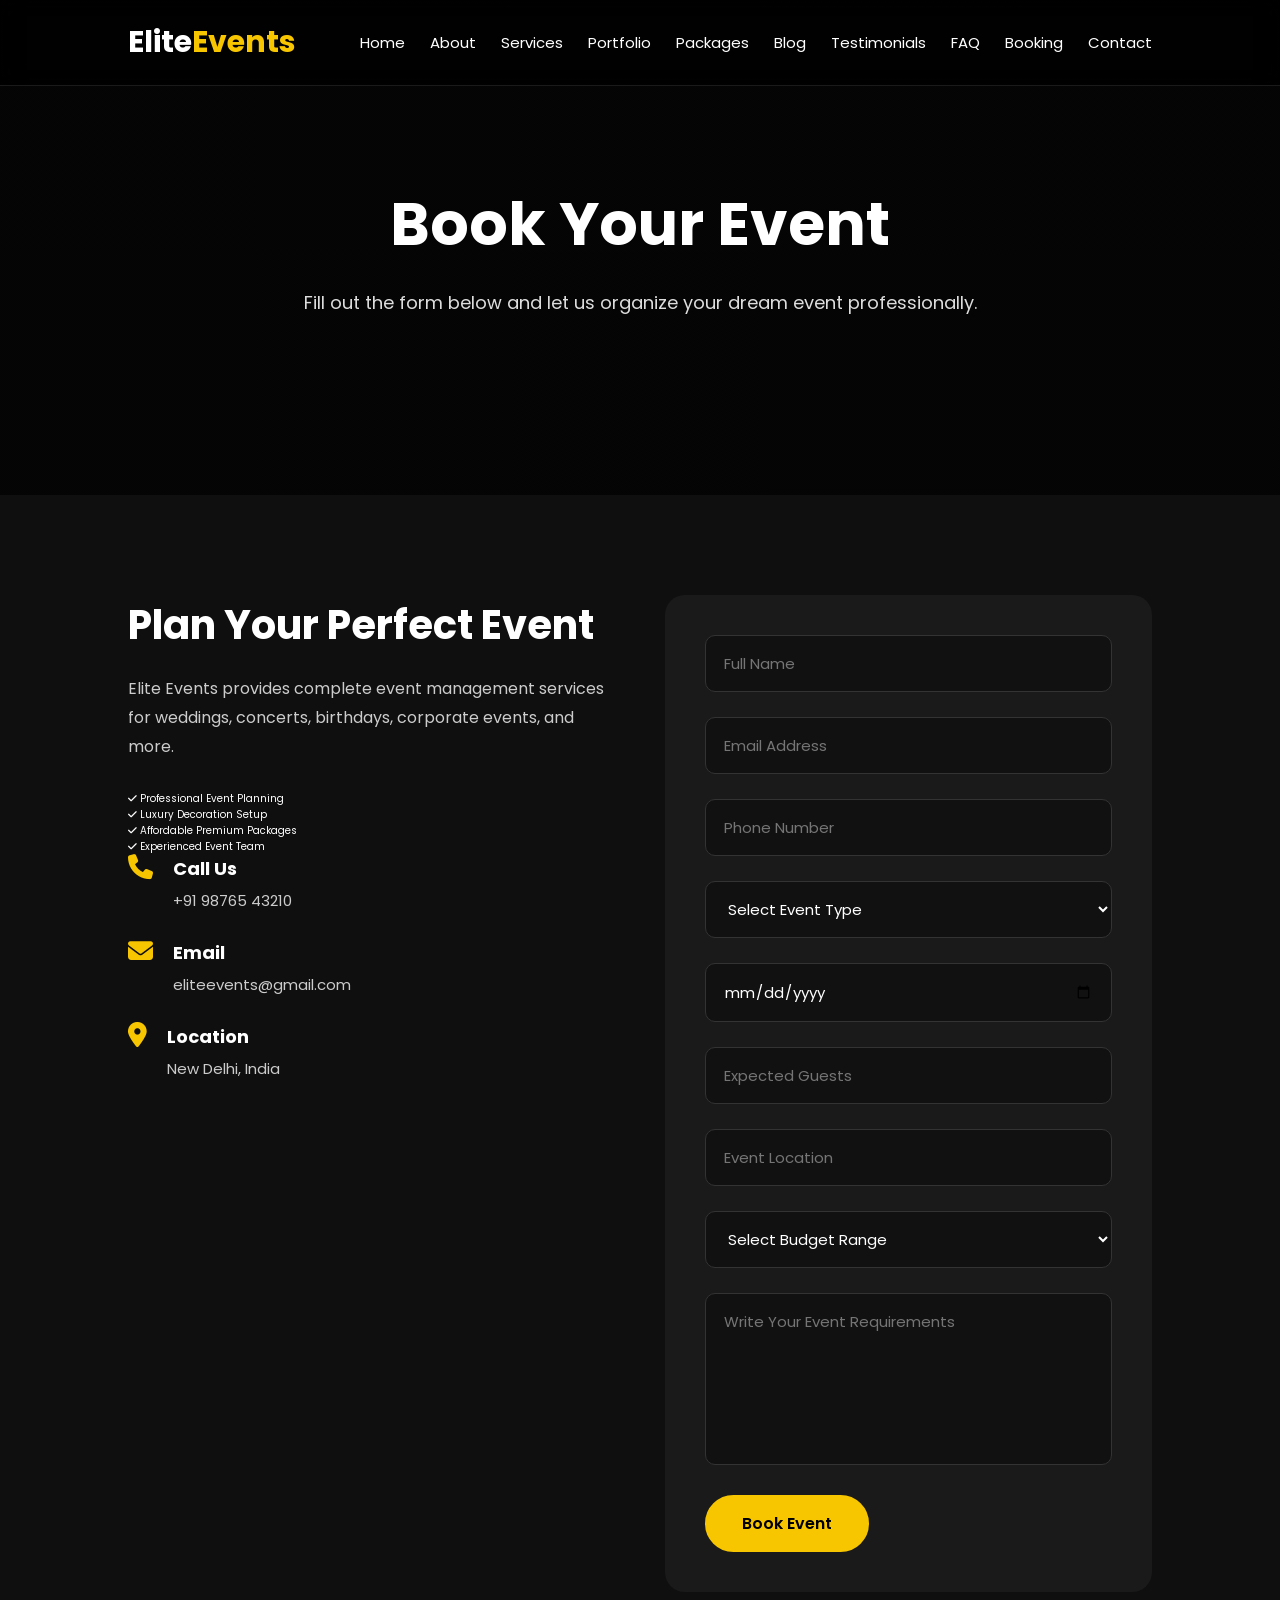
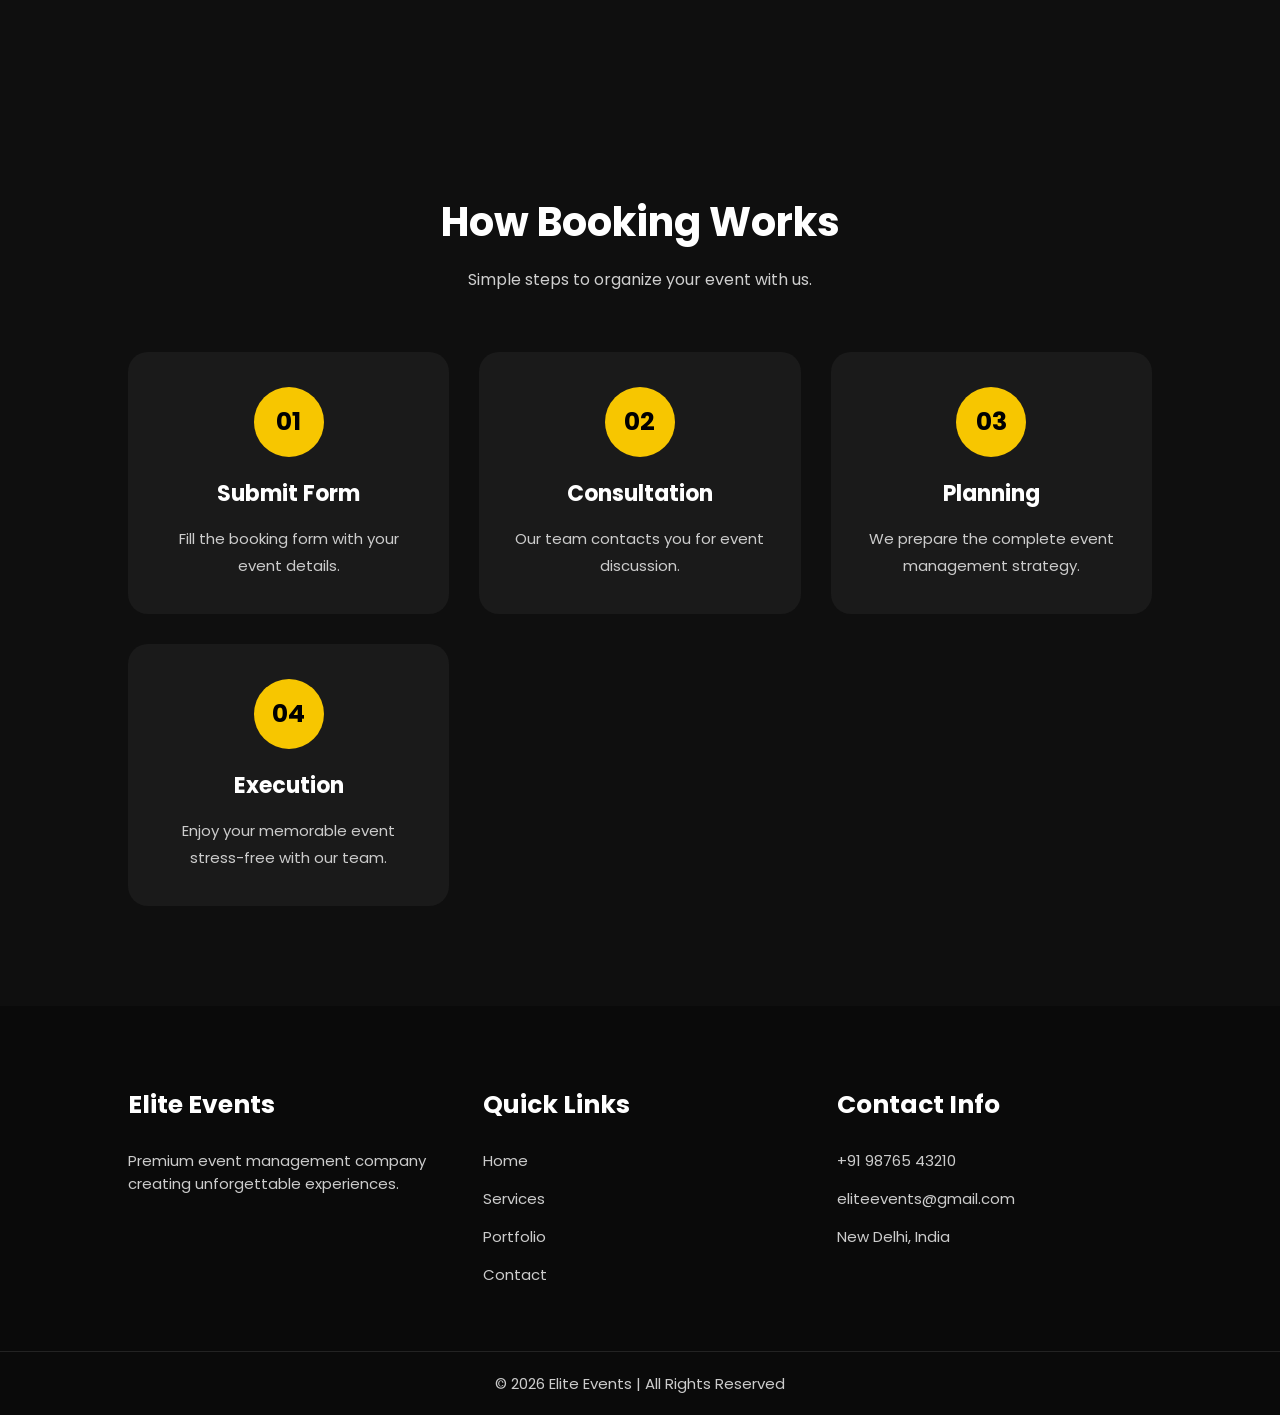
<file: event-management/booking.html>
<!DOCTYPE html>
<html lang="en">
<head>
    <meta charset="UTF-8">
    <meta name="viewport" content="width=device-width, initial-scale=1.0">

    <title>Book Event | Elite Events</title>

    <link rel="stylesheet" href="css/style.css">

    <link rel="stylesheet"
    href="https://cdnjs.cloudflare.com/ajax/libs/font-awesome/6.5.1/css/all.min.css"/>
</head>
<body>

    <!-- HEADER -->

    <header class="header">

        <div class="logo">
            Elite<span>Events</span>
        </div>

        <nav class="navbar" id="navbar">

            <a href="index.html">Home</a>
            <a href="about.html">About</a>
            <a href="service.html">Services</a>
            <a href="portfolio.html">Portfolio</a>
            <a href="packages.html">Packages</a>
            <a href="blog.html">Blog</a>
            <a href="testimonials.html">Testimonials</a>
            <a href="faq.html">FAQ</a>
            <a href="booking.html" class="active">Booking</a>
            <a href="contact.html">Contact</a>

        </nav>

        <div class="menu-btn" id="menu-btn">
            <i class="fa-solid fa-bars"></i>
        </div>

    </header>

    <!-- PAGE BANNER -->

    <section class="page-banner">

        <div class="banner-content">

            <h1>Book Your Event</h1>

            <p>
                Fill out the form below and let us
                organize your dream event professionally.
            </p>

        </div>

    </section>

    <!-- BOOKING SECTION -->

    <section class="booking-page">

        <div class="booking-container">

            <!-- LEFT SIDE -->

            <div class="booking-info">

                <h2>
                    Plan Your Perfect Event
                </h2>

                <p>
                    Elite Events provides complete event
                    management services for weddings,
                    concerts, birthdays, corporate events,
                    and more.
                </p>

                <div class="booking-features">

                    <div class="booking-feature">

                        <i class="fa-solid fa-check"></i>

                        <span>
                            Professional Event Planning
                        </span>

                    </div>

                    <div class="booking-feature">

                        <i class="fa-solid fa-check"></i>

                        <span>
                            Luxury Decoration Setup
                        </span>

                    </div>

                    <div class="booking-feature">

                        <i class="fa-solid fa-check"></i>

                        <span>
                            Affordable Premium Packages
                        </span>

                    </div>

                    <div class="booking-feature">

                        <i class="fa-solid fa-check"></i>

                        <span>
                            Experienced Event Team
                        </span>

                    </div>

                </div>

                <div class="contact-details">

                    <div class="contact-item">

                        <i class="fa-solid fa-phone"></i>

                        <div>
                            <h4>Call Us</h4>
                            <p>+91 98765 43210</p>
                        </div>

                    </div>

                    <div class="contact-item">

                        <i class="fa-solid fa-envelope"></i>

                        <div>
                            <h4>Email</h4>
                            <p>eliteevents@gmail.com</p>
                        </div>

                    </div>

                    <div class="contact-item">

                        <i class="fa-solid fa-location-dot"></i>

                        <div>
                            <h4>Location</h4>
                            <p>New Delhi, India</p>
                        </div>

                    </div>

                </div>

            </div>

            <!-- RIGHT SIDE FORM -->

            <div class="booking-form">

                <form>

                    <div class="input-box">

                        <input type="text"
                        placeholder="Full Name"
                        required>

                    </div>

                    <div class="input-box">

                        <input type="email"
                        placeholder="Email Address"
                        required>

                    </div>

                    <div class="input-box">

                        <input type="tel"
                        placeholder="Phone Number"
                        required>

                    </div>

                    <div class="input-box">

                        <select required>

                            <option value="">
                                Select Event Type
                            </option>

                            <option>
                                Wedding Event
                            </option>

                            <option>
                                Corporate Event
                            </option>

                            <option>
                                Concert Event
                            </option>

                            <option>
                                Birthday Party
                            </option>

                            <option>
                                Engagement Party
                            </option>

                        </select>

                    </div>

                    <div class="input-box">

                        <input type="date" required>

                    </div>

                    <div class="input-box">

                        <input type="number"
                        placeholder="Expected Guests">

                    </div>

                    <div class="input-box">

                        <input type="text"
                        placeholder="Event Location">

                    </div>

                    <div class="input-box">

                        <select>

                            <option value="">
                                Select Budget Range
                            </option>

                            <option>
                                ₹50,000 - ₹1,00,000
                            </option>

                            <option>
                                ₹1,00,000 - ₹5,00,000
                            </option>

                            <option>
                                ₹5,00,000 - ₹10,00,000
                            </option>

                            <option>
                                ₹10,00,000+
                            </option>

                        </select>

                    </div>

                    <div class="input-box textarea-box">

                        <textarea
                        placeholder="Write Your Event Requirements"
                        rows="6"></textarea>

                    </div>

                    <button type="submit" class="btn">

                        Book Event

                    </button>

                </form>

            </div>

        </div>

    </section>

    <!-- PROCESS SECTION -->

    <section class="process">

        <div class="section-title">

            <h2>How Booking Works</h2>

            <p>
                Simple steps to organize your event with us.
            </p>

        </div>

        <div class="process-container">

            <div class="process-box">

                <span>01</span>

                <h3>Submit Form</h3>

                <p>
                    Fill the booking form with
                    your event details.
                </p>

            </div>

            <div class="process-box">

                <span>02</span>

                <h3>Consultation</h3>

                <p>
                    Our team contacts you
                    for event discussion.
                </p>

            </div>

            <div class="process-box">

                <span>03</span>

                <h3>Planning</h3>

                <p>
                    We prepare the complete
                    event management strategy.
                </p>

            </div>

            <div class="process-box">

                <span>04</span>

                <h3>Execution</h3>

                <p>
                    Enjoy your memorable event
                    stress-free with our team.
                </p>

            </div>

        </div>

    </section>

    <!-- FOOTER -->

    <footer class="footer">

        <div class="footer-container">

            <div class="footer-box">

                <h3>Elite Events</h3>

                <p>
                    Premium event management company
                    creating unforgettable experiences.
                </p>

            </div>

            <div class="footer-box">

                <h3>Quick Links</h3>

                <a href="index.html">Home</a>
                <a href="services.html">Services</a>
                <a href="portfolio.html">Portfolio</a>
                <a href="contact.html">Contact</a>

            </div>

            <div class="footer-box">

                <h3>Contact Info</h3>

                <a href="#">+91 98765 43210</a>
                <a href="#">eliteevents@gmail.com</a>
                <a href="#">New Delhi, India</a>

            </div>

        </div>

        <div class="footer-bottom">

            <p>
                © 2026 Elite Events | All Rights Reserved
            </p>

        </div>

    </footer>

    <!-- JS -->

    <script src="js/script.js"></script>

</body>
</html>
</file>
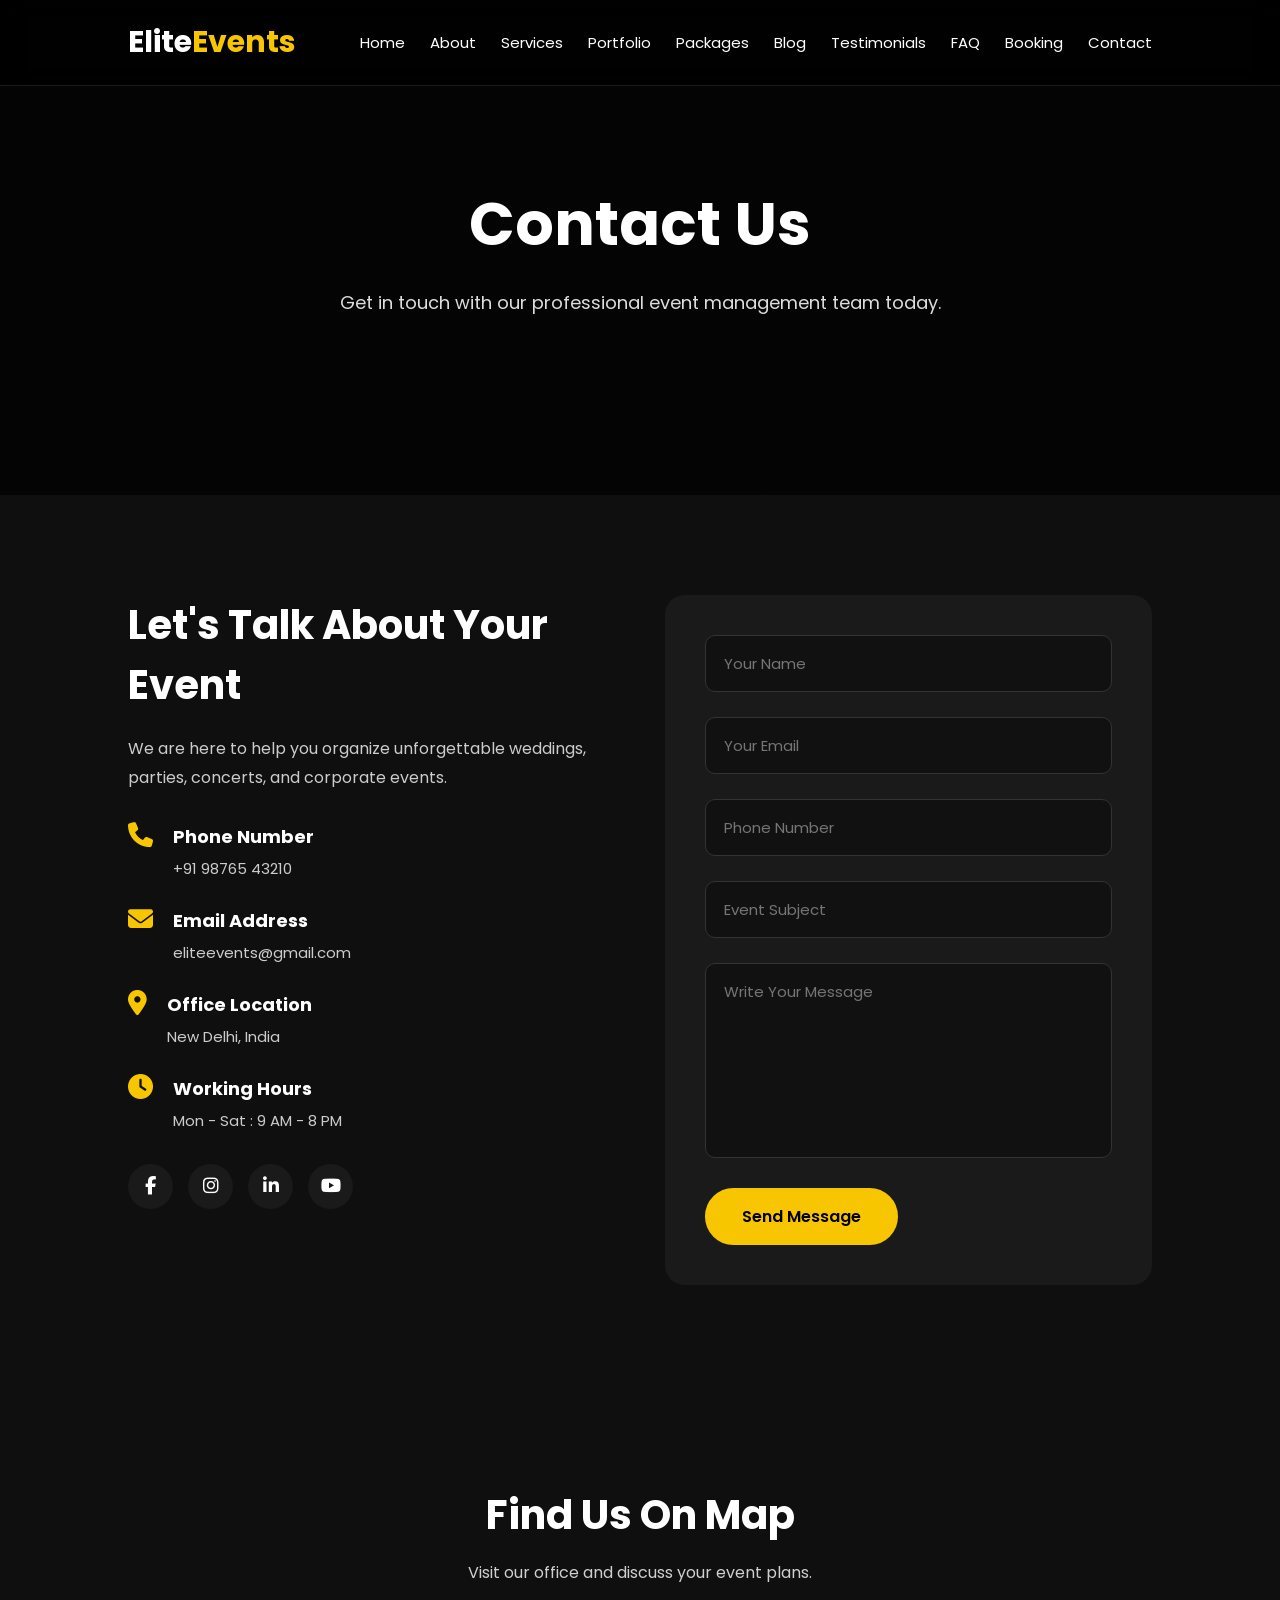
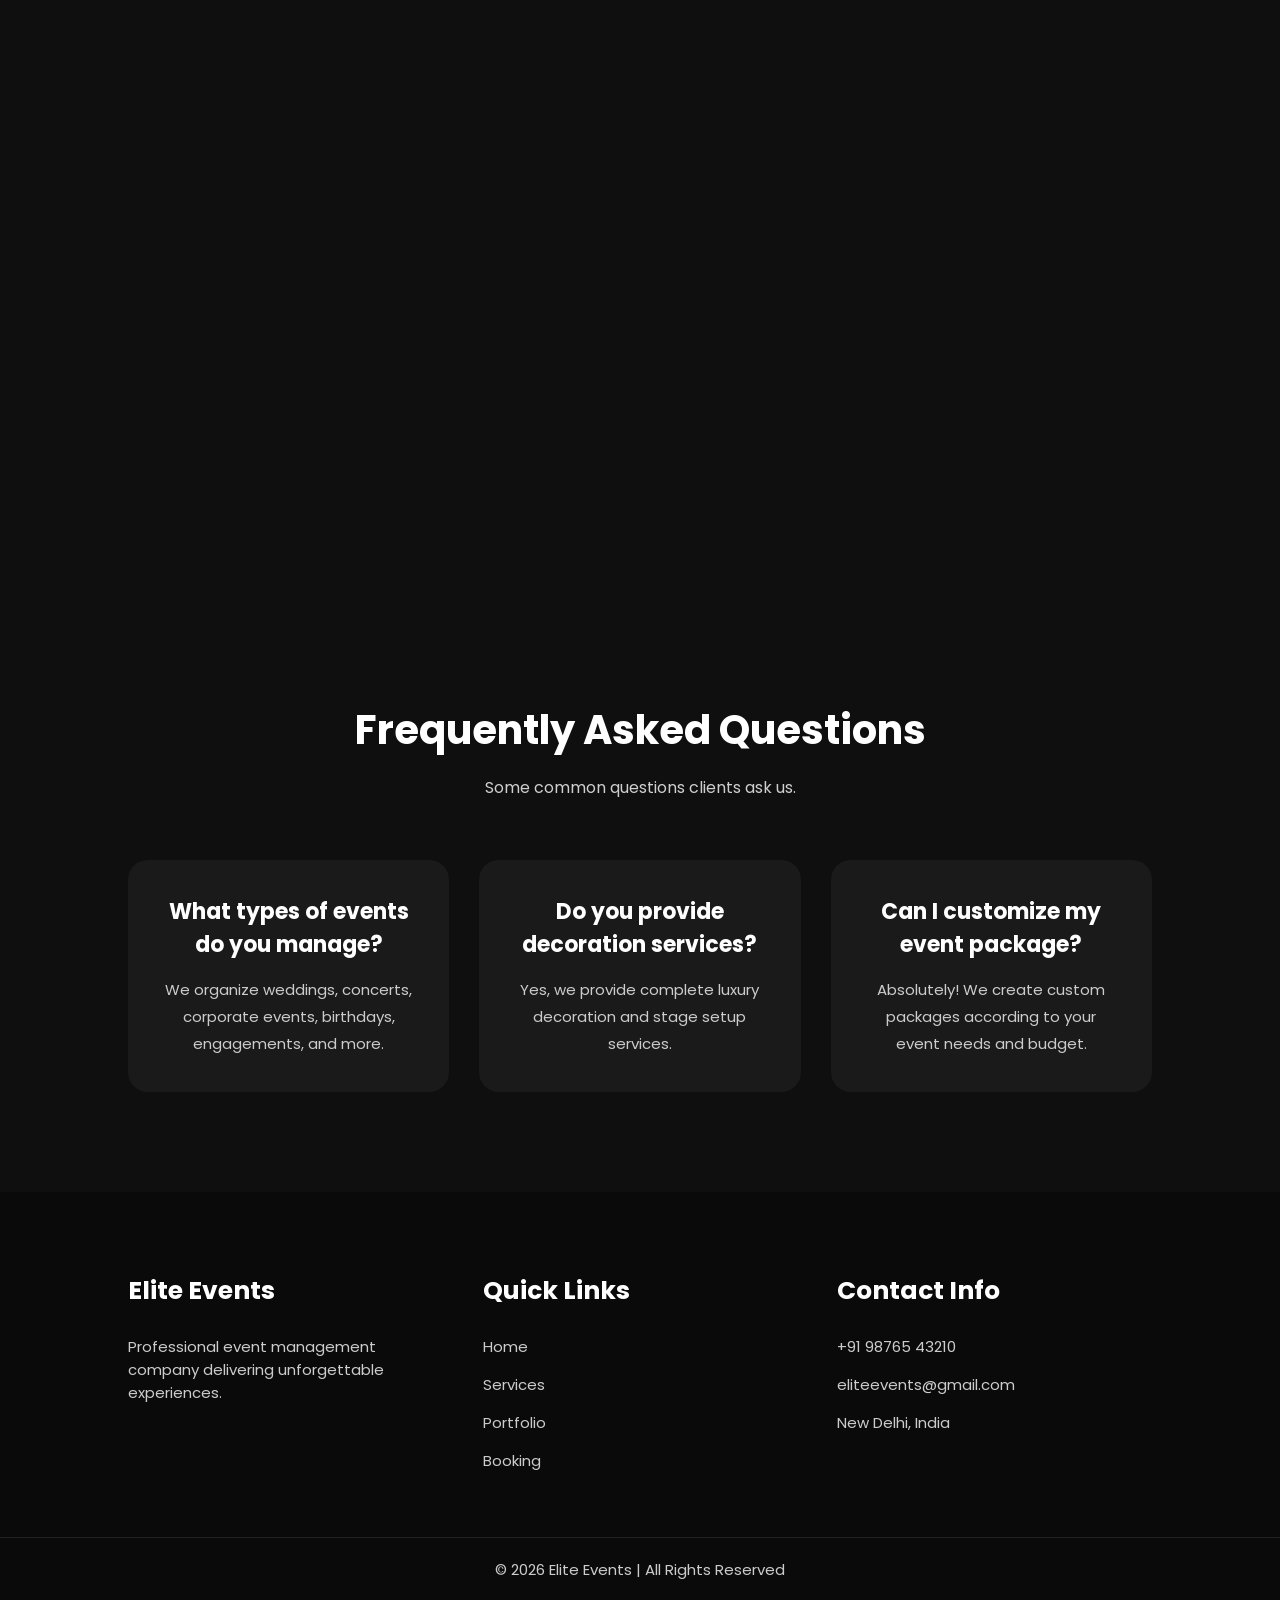
<file: event-management/contact.html>
<!DOCTYPE html>
<html lang="en">
<head>
    <meta charset="UTF-8">
    <meta name="viewport" content="width=device-width, initial-scale=1.0">

    <title>Contact Us | Elite Events</title>

    <link rel="stylesheet" href="css/style.css">

    <link rel="stylesheet"
    href="https://cdnjs.cloudflare.com/ajax/libs/font-awesome/6.5.1/css/all.min.css"/>
</head>
<body>

    <!-- HEADER -->

    <header class="header">

        <div class="logo">
            Elite<span>Events</span>
        </div>

        <nav class="navbar" id="navbar">

            <a href="index.html">Home</a>
            <a href="about.html">About</a>
            <a href="service.html">Services</a>
            <a href="portfolio.html">Portfolio</a>
            <a href="packages.html">Packages</a>
            <a href="blog.html">Blog</a>
            <a href="testimonials.html">Testimonials</a>
            <a href="faq.html">FAQ</a>
            <a href="booking.html">Booking</a>
            <a href="contact.html" class="active">Contact</a>

        </nav>

        <div class="menu-btn" id="menu-btn">
            <i class="fa-solid fa-bars"></i>
        </div>

    </header>

    <!-- PAGE BANNER -->

    <section class="page-banner">

        <div class="banner-content">

            <h1>Contact Us</h1>

            <p>
                Get in touch with our professional
                event management team today.
            </p>

        </div>

    </section>

    <!-- CONTACT SECTION -->

    <section class="contact-page">

        <div class="contact-container">

            <!-- LEFT SIDE -->

            <div class="contact-info">

                <h2>
                    Let's Talk About Your Event
                </h2>

                <p>
                    We are here to help you organize
                    unforgettable weddings, parties,
                    concerts, and corporate events.
                </p>

                <div class="contact-box">

                    <i class="fa-solid fa-phone"></i>

                    <div>

                        <h3>Phone Number</h3>

                        <p>+91 98765 43210</p>

                    </div>

                </div>

                <div class="contact-box">

                    <i class="fa-solid fa-envelope"></i>

                    <div>

                        <h3>Email Address</h3>

                        <p>eliteevents@gmail.com</p>

                    </div>

                </div>

                <div class="contact-box">

                    <i class="fa-solid fa-location-dot"></i>

                    <div>

                        <h3>Office Location</h3>

                        <p>New Delhi, India</p>

                    </div>

                </div>

                <div class="contact-box">

                    <i class="fa-solid fa-clock"></i>

                    <div>

                        <h3>Working Hours</h3>

                        <p>Mon - Sat : 9 AM - 8 PM</p>

                    </div>

                </div>

                <!-- SOCIAL LINKS -->

                <div class="social-links">

                    <a href="#">
                        <i class="fa-brands fa-facebook-f"></i>
                    </a>

                    <a href="#">
                        <i class="fa-brands fa-instagram"></i>
                    </a>

                    <a href="#">
                        <i class="fa-brands fa-linkedin-in"></i>
                    </a>

                    <a href="#">
                        <i class="fa-brands fa-youtube"></i>
                    </a>

                </div>

            </div>

            <!-- RIGHT SIDE -->

            <div class="contact-form">

                <form>

                    <div class="input-box">

                        <input type="text"
                        placeholder="Your Name"
                        required>

                    </div>

                    <div class="input-box">

                        <input type="email"
                        placeholder="Your Email"
                        required>

                    </div>

                    <div class="input-box">

                        <input type="tel"
                        placeholder="Phone Number"
                        required>

                    </div>

                    <div class="input-box">

                        <input type="text"
                        placeholder="Event Subject">

                    </div>

                    <div class="input-box textarea-box">

                        <textarea
                        rows="7"
                        placeholder="Write Your Message"></textarea>

                    </div>

                    <button type="submit" class="btn">

                        Send Message

                    </button>

                </form>

            </div>

        </div>

    </section>

    <!-- MAP SECTION -->

    <section class="map-section">

        <div class="section-title">

            <h2>Find Us On Map</h2>

            <p>
                Visit our office and discuss your event plans.
            </p>

        </div>

        <div class="map-container">

            <iframe
            src="https://www.google.com/maps/embed?pb=!1m18!1m12!1m3!1d224346.4810796473!2d77.06889948470828!3d28.527582005039946!2m3!1f0!2f0!3f0!3m2!1i1024!2i768!4f13.1!3m3!1m2!1s0x390d194f98f4a8f5%3A0x12c83f4f7d6e6f2a!2sNew%20Delhi!5e0!3m2!1sen!2sin!4v1715791900000!5m2!1sen!2sin"
            width="100%"
            height="450"
            style="border:0;"
            allowfullscreen=""
            loading="lazy">
            </iframe>

        </div>

    </section>

    <!-- FAQ PREVIEW -->

    <section class="faq-preview">

        <div class="section-title">

            <h2>Frequently Asked Questions</h2>

            <p>
                Some common questions clients ask us.
            </p>

        </div>

        <div class="faq-container">

            <div class="faq-box">

                <h3>
                    What types of events do you manage?
                </h3>

                <p>
                    We organize weddings, concerts,
                    corporate events, birthdays,
                    engagements, and more.
                </p>

            </div>

            <div class="faq-box">

                <h3>
                    Do you provide decoration services?
                </h3>

                <p>
                    Yes, we provide complete luxury
                    decoration and stage setup services.
                </p>

            </div>

            <div class="faq-box">

                <h3>
                    Can I customize my event package?
                </h3>

                <p>
                    Absolutely! We create custom packages
                    according to your event needs and budget.
                </p>

            </div>

        </div>

    </section>

    <!-- FOOTER -->

    <footer class="footer">

        <div class="footer-container">

            <div class="footer-box">

                <h3>Elite Events</h3>

                <p>
                    Professional event management company
                    delivering unforgettable experiences.
                </p>

            </div>

            <div class="footer-box">

                <h3>Quick Links</h3>

                <a href="index.html">Home</a>
                <a href="services.html">Services</a>
                <a href="portfolio.html">Portfolio</a>
                <a href="booking.html">Booking</a>

            </div>

            <div class="footer-box">

                <h3>Contact Info</h3>

                <a href="#">+91 98765 43210</a>
                <a href="#">eliteevents@gmail.com</a>
                <a href="#">New Delhi, India</a>

            </div>

        </div>

        <div class="footer-bottom">

            <p>
                © 2026 Elite Events | All Rights Reserved
            </p>

        </div>

    </footer>

    <!-- JS -->

    <script src="js/script.js"></script>

</body>
</html>
</file>
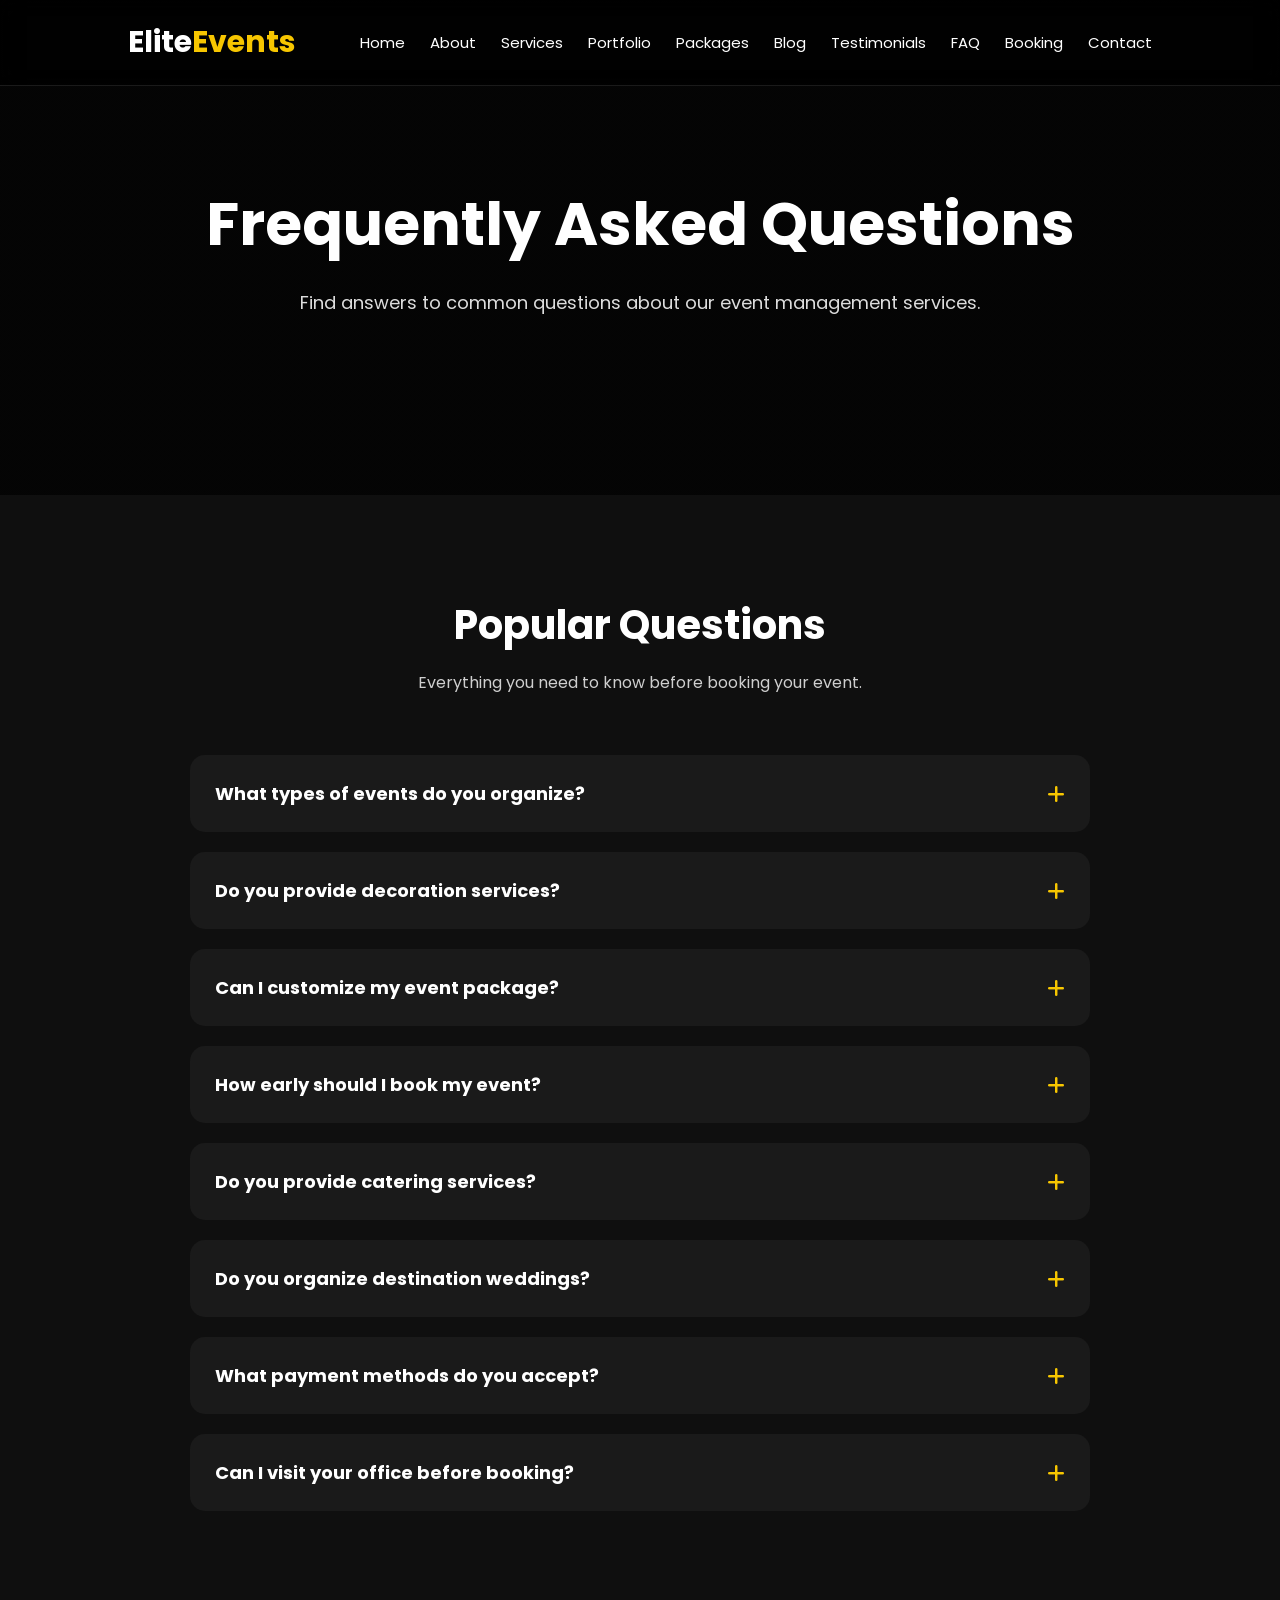
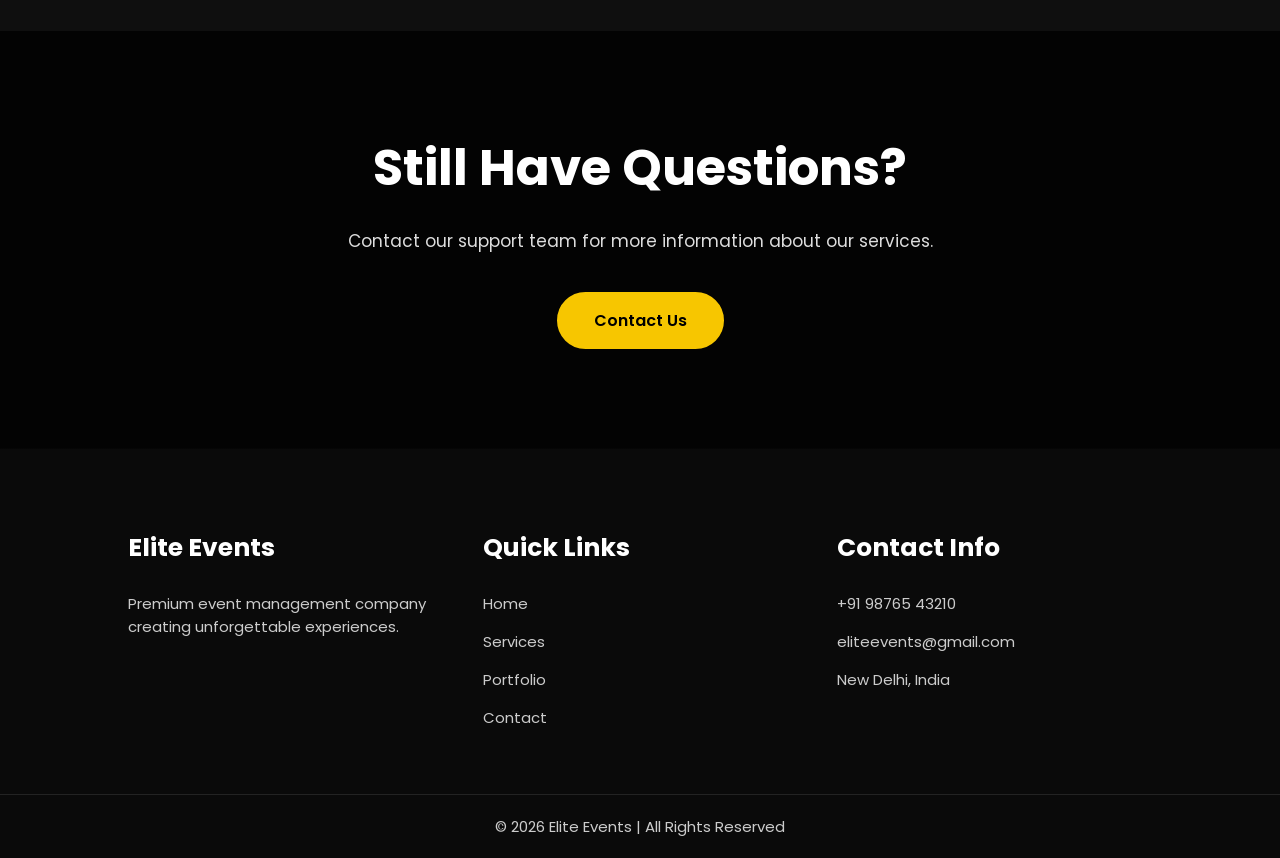
<file: event-management/faq.html>
<!DOCTYPE html>
<html lang="en">
<head>
    <meta charset="UTF-8">
    <meta name="viewport" content="width=device-width, initial-scale=1.0">

    <title>FAQ | Elite Events</title>

    <link rel="stylesheet" href="css/style.css">

    <link rel="stylesheet"
    href="https://cdnjs.cloudflare.com/ajax/libs/font-awesome/6.5.1/css/all.min.css"/>
</head>
<body>

    <!-- HEADER -->

    <header class="header">

        <div class="logo">
            Elite<span>Events</span>
        </div>

        <nav class="navbar" id="navbar">

            <a href="index.html">Home</a>
            <a href="about.html">About</a>
            <a href="service.html">Services</a>
            <a href="portfolio.html">Portfolio</a>
            <a href="packages.html">Packages</a>
            <a href="blog.html">Blog</a>
            <a href="testimonials.html">Testimonials</a>
            <a href="faq.html" class="active">FAQ</a>
            <a href="booking.html">Booking</a>
            <a href="contact.html">Contact</a>

        </nav>

        <div class="menu-btn" id="menu-btn">
            <i class="fa-solid fa-bars"></i>
        </div>

    </header>

    <!-- PAGE BANNER -->

    <section class="page-banner">

        <div class="banner-content">

            <h1>Frequently Asked Questions</h1>

            <p>
                Find answers to common questions
                about our event management services.
            </p>

        </div>

    </section>

    <!-- FAQ SECTION -->

    <section class="faq-page">

        <div class="section-title">

            <h2>Popular Questions</h2>

            <p>
                Everything you need to know before booking your event.
            </p>

        </div>

        <div class="faq-page-container">

            <!-- FAQ ITEM -->

            <div class="faq-item">

                <div class="faq-question">

                    <h3>
                        What types of events do you organize?
                    </h3>

                    <i class="fa-solid fa-plus"></i>

                </div>

                <div class="faq-answer">

                    <p>
                        We organize weddings, birthdays,
                        concerts, engagement parties,
                        corporate events, seminars,
                        and private celebrations.
                    </p>

                </div>

            </div>

            <!-- FAQ ITEM -->

            <div class="faq-item">

                <div class="faq-question">

                    <h3>
                        Do you provide decoration services?
                    </h3>

                    <i class="fa-solid fa-plus"></i>

                </div>

                <div class="faq-answer">

                    <p>
                        Yes, we provide complete decoration
                        services including stage setup,
                        floral decoration, lighting,
                        and luxury themes.
                    </p>

                </div>

            </div>

            <!-- FAQ ITEM -->

            <div class="faq-item">

                <div class="faq-question">

                    <h3>
                        Can I customize my event package?
                    </h3>

                    <i class="fa-solid fa-plus"></i>

                </div>

                <div class="faq-answer">

                    <p>
                        Absolutely! We create customized
                        event packages according to
                        your budget and requirements.
                    </p>

                </div>

            </div>

            <!-- FAQ ITEM -->

            <div class="faq-item">

                <div class="faq-question">

                    <h3>
                        How early should I book my event?
                    </h3>

                    <i class="fa-solid fa-plus"></i>

                </div>

                <div class="faq-answer">

                    <p>
                        We recommend booking at least
                        1 to 3 months before your event
                        for better planning and arrangements.
                    </p>

                </div>

            </div>

            <!-- FAQ ITEM -->

            <div class="faq-item">

                <div class="faq-question">

                    <h3>
                        Do you provide catering services?
                    </h3>

                    <i class="fa-solid fa-plus"></i>

                </div>

                <div class="faq-answer">

                    <p>
                        Yes, we provide premium catering
                        services with customizable menus
                        for all types of events.
                    </p>

                </div>

            </div>

            <!-- FAQ ITEM -->

            <div class="faq-item">

                <div class="faq-question">

                    <h3>
                        Do you organize destination weddings?
                    </h3>

                    <i class="fa-solid fa-plus"></i>

                </div>

                <div class="faq-answer">

                    <p>
                        Yes, we also organize destination
                        weddings and luxury outdoor events
                        across different locations.
                    </p>

                </div>

            </div>

            <!-- FAQ ITEM -->

            <div class="faq-item">

                <div class="faq-question">

                    <h3>
                        What payment methods do you accept?
                    </h3>

                    <i class="fa-solid fa-plus"></i>

                </div>

                <div class="faq-answer">

                    <p>
                        We accept UPI, bank transfer,
                        debit cards, credit cards,
                        and cash payments.
                    </p>

                </div>

            </div>

            <!-- FAQ ITEM -->

            <div class="faq-item">

                <div class="faq-question">

                    <h3>
                        Can I visit your office before booking?
                    </h3>

                    <i class="fa-solid fa-plus"></i>

                </div>

                <div class="faq-answer">

                    <p>
                        Yes, you are welcome to visit
                        our office and discuss your
                        event planning requirements personally.
                    </p>

                </div>

            </div>

        </div>

    </section>

    <!-- CONTACT CTA -->

    <section class="cta">

        <div class="cta-content">

            <h2>
                Still Have Questions?
            </h2>

            <p>
                Contact our support team for more
                information about our services.
            </p>

            <a href="contact.html" class="btn">
                Contact Us
            </a>

        </div>

    </section>

    <!-- FOOTER -->

    <footer class="footer">

        <div class="footer-container">

            <div class="footer-box">

                <h3>Elite Events</h3>

                <p>
                    Premium event management company
                    creating unforgettable experiences.
                </p>

            </div>

            <div class="footer-box">

                <h3>Quick Links</h3>

                <a href="index.html">Home</a>
                <a href="services.html">Services</a>
                <a href="portfolio.html">Portfolio</a>
                <a href="contact.html">Contact</a>

            </div>

            <div class="footer-box">

                <h3>Contact Info</h3>

                <a href="#">+91 98765 43210</a>
                <a href="#">eliteevents@gmail.com</a>
                <a href="#">New Delhi, India</a>

            </div>

        </div>

        <div class="footer-bottom">

            <p>
                © 2026 Elite Events | All Rights Reserved
            </p>

        </div>

    </footer>

    <!-- JS -->

    <script src="js/script.js"></script>

</body>
</html>
</file>
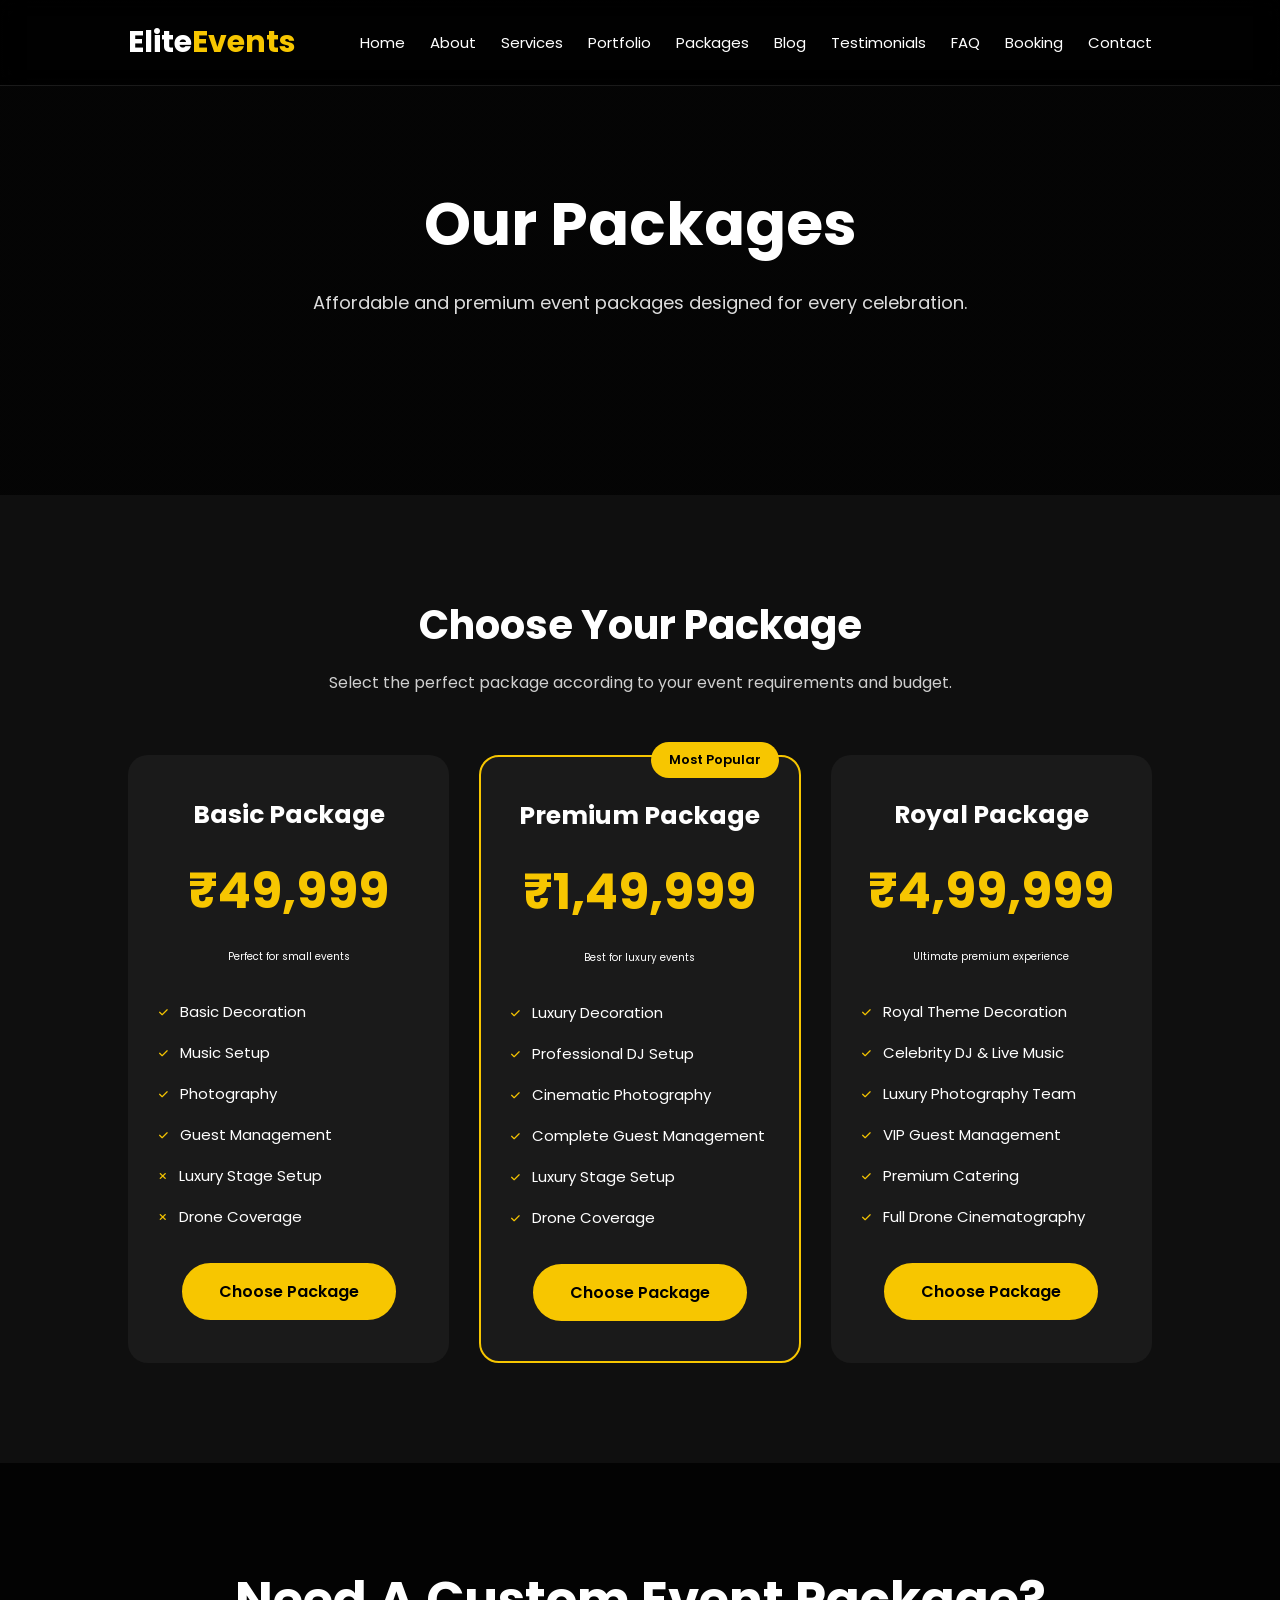
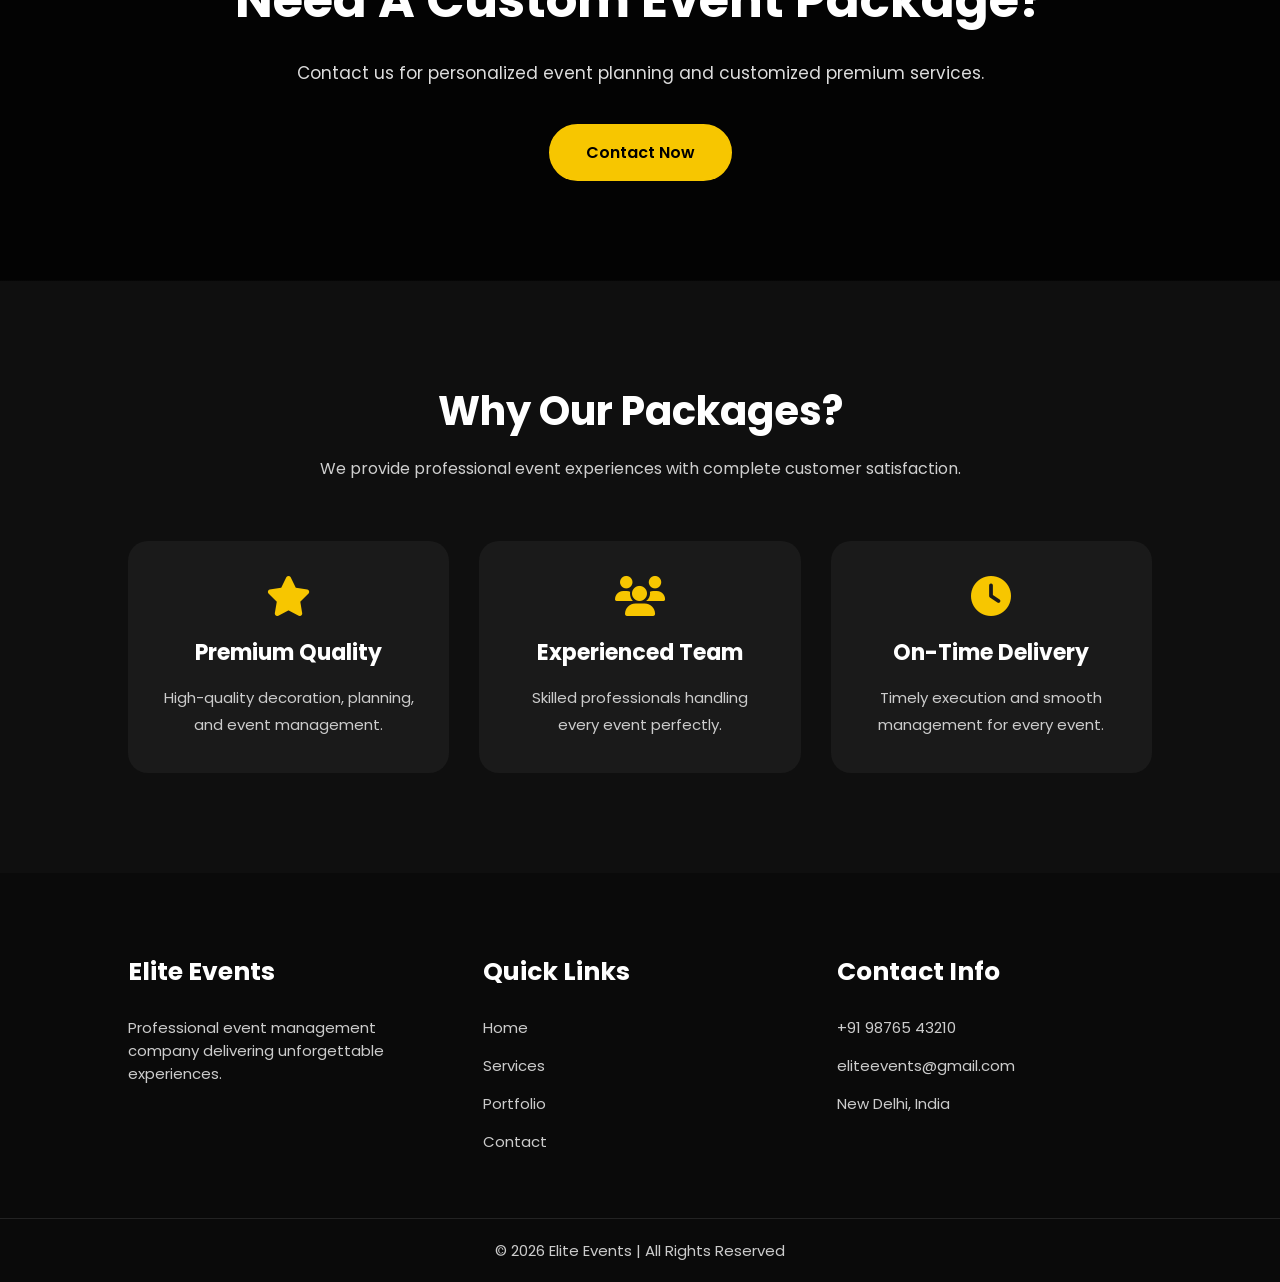
<file: event-management/packages.html>
<!DOCTYPE html>
<html lang="en">
<head>
    <meta charset="UTF-8">
    <meta name="viewport" content="width=device-width, initial-scale=1.0">

    <title>Packages | Elite Events</title>

    <link rel="stylesheet" href="css/style.css">

    <link rel="stylesheet"
    href="https://cdnjs.cloudflare.com/ajax/libs/font-awesome/6.5.1/css/all.min.css"/>
</head>
<body>

    <!-- HEADER -->

    <header class="header">

        <div class="logo">
            Elite<span>Events</span>
        </div>

        <nav class="navbar" id="navbar">

            <a href="index.html">Home</a>
            <a href="about.html">About</a>
            <a href="service.html">Services</a>
            <a href="portfolio.html">Portfolio</a>
            <a href="packages.html" class="active">Packages</a>
            <a href="blog.html">Blog</a>
            <a href="testimonials.html">Testimonials</a>
            <a href="faq.html">FAQ</a>
            <a href="booking.html">Booking</a>
            <a href="contact.html">Contact</a>

        </nav>

        <div class="menu-btn" id="menu-btn">
            <i class="fa-solid fa-bars"></i>
        </div>

    </header>

    <!-- PAGE BANNER -->

    <section class="page-banner">

        <div class="banner-content">

            <h1>Our Packages</h1>

            <p>
                Affordable and premium event packages
                designed for every celebration.
            </p>

        </div>

    </section>

    <!-- PACKAGES SECTION -->

    <section class="packages-page">

        <div class="section-title">

            <h2>Choose Your Package</h2>

            <p>
                Select the perfect package according
                to your event requirements and budget.
            </p>

        </div>

        <div class="packages-container">

            <!-- PACKAGE 1 -->

            <div class="package-card">

                <div class="package-header">

                    <h3>Basic Package</h3>

                    <h2>
                        ₹49,999
                    </h2>

                    <p>
                        Perfect for small events
                    </p>

                </div>

                <div class="package-features">

                    <div class="feature">
                        <i class="fa-solid fa-check"></i>
                        <span>Basic Decoration</span>
                    </div>

                    <div class="feature">
                        <i class="fa-solid fa-check"></i>
                        <span>Music Setup</span>
                    </div>

                    <div class="feature">
                        <i class="fa-solid fa-check"></i>
                        <span>Photography</span>
                    </div>

                    <div class="feature">
                        <i class="fa-solid fa-check"></i>
                        <span>Guest Management</span>
                    </div>

                    <div class="feature">
                        <i class="fa-solid fa-xmark"></i>
                        <span>Luxury Stage Setup</span>
                    </div>

                    <div class="feature">
                        <i class="fa-solid fa-xmark"></i>
                        <span>Drone Coverage</span>
                    </div>

                </div>

                <a href="booking.html" class="btn">
                    Choose Package
                </a>

            </div>

            <!-- PACKAGE 2 -->

            <div class="package-card popular-package">

                <div class="popular-tag">
                    Most Popular
                </div>

                <div class="package-header">

                    <h3>Premium Package</h3>

                    <h2>
                        ₹1,49,999
                    </h2>

                    <p>
                        Best for luxury events
                    </p>

                </div>

                <div class="package-features">

                    <div class="feature">
                        <i class="fa-solid fa-check"></i>
                        <span>Luxury Decoration</span>
                    </div>

                    <div class="feature">
                        <i class="fa-solid fa-check"></i>
                        <span>Professional DJ Setup</span>
                    </div>

                    <div class="feature">
                        <i class="fa-solid fa-check"></i>
                        <span>Cinematic Photography</span>
                    </div>

                    <div class="feature">
                        <i class="fa-solid fa-check"></i>
                        <span>Complete Guest Management</span>
                    </div>

                    <div class="feature">
                        <i class="fa-solid fa-check"></i>
                        <span>Luxury Stage Setup</span>
                    </div>

                    <div class="feature">
                        <i class="fa-solid fa-check"></i>
                        <span>Drone Coverage</span>
                    </div>

                </div>

                <a href="booking.html" class="btn">
                    Choose Package
                </a>

            </div>

            <!-- PACKAGE 3 -->

            <div class="package-card">

                <div class="package-header">

                    <h3>Royal Package</h3>

                    <h2>
                        ₹4,99,999
                    </h2>

                    <p>
                        Ultimate premium experience
                    </p>

                </div>

                <div class="package-features">

                    <div class="feature">
                        <i class="fa-solid fa-check"></i>
                        <span>Royal Theme Decoration</span>
                    </div>

                    <div class="feature">
                        <i class="fa-solid fa-check"></i>
                        <span>Celebrity DJ & Live Music</span>
                    </div>

                    <div class="feature">
                        <i class="fa-solid fa-check"></i>
                        <span>Luxury Photography Team</span>
                    </div>

                    <div class="feature">
                        <i class="fa-solid fa-check"></i>
                        <span>VIP Guest Management</span>
                    </div>

                    <div class="feature">
                        <i class="fa-solid fa-check"></i>
                        <span>Premium Catering</span>
                    </div>

                    <div class="feature">
                        <i class="fa-solid fa-check"></i>
                        <span>Full Drone Cinematography</span>
                    </div>

                </div>

                <a href="booking.html" class="btn">
                    Choose Package
                </a>

            </div>

        </div>

    </section>

    <!-- CUSTOM PACKAGE -->

    <section class="custom-package">

        <div class="custom-package-content">

            <h2>
                Need A Custom Event Package?
            </h2>

            <p>
                Contact us for personalized event planning
                and customized premium services.
            </p>

            <a href="contact.html" class="btn">
                Contact Now
            </a>

        </div>

    </section>

    <!-- COMPARISON SECTION -->

    <section class="package-benefits">

        <div class="section-title">

            <h2>Why Our Packages?</h2>

            <p>
                We provide professional event experiences
                with complete customer satisfaction.
            </p>

        </div>

        <div class="benefits-container">

            <div class="benefit-box">

                <i class="fa-solid fa-star"></i>

                <h3>Premium Quality</h3>

                <p>
                    High-quality decoration,
                    planning, and event management.
                </p>

            </div>

            <div class="benefit-box">

                <i class="fa-solid fa-users"></i>

                <h3>Experienced Team</h3>

                <p>
                    Skilled professionals handling
                    every event perfectly.
                </p>

            </div>

            <div class="benefit-box">

                <i class="fa-solid fa-clock"></i>

                <h3>On-Time Delivery</h3>

                <p>
                    Timely execution and smooth
                    management for every event.
                </p>

            </div>

        </div>

    </section>

    <!-- FOOTER -->

    <footer class="footer">

        <div class="footer-container">

            <div class="footer-box">

                <h3>Elite Events</h3>

                <p>
                    Professional event management company
                    delivering unforgettable experiences.
                </p>

            </div>

            <div class="footer-box">

                <h3>Quick Links</h3>

                <a href="index.html">Home</a>
                <a href="services.html">Services</a>
                <a href="portfolio.html">Portfolio</a>
                <a href="contact.html">Contact</a>

            </div>

            <div class="footer-box">

                <h3>Contact Info</h3>

                <a href="#">+91 98765 43210</a>
                <a href="#">eliteevents@gmail.com</a>
                <a href="#">New Delhi, India</a>

            </div>

        </div>

        <div class="footer-bottom">

            <p>
                © 2026 Elite Events | All Rights Reserved
            </p>

        </div>

    </footer>

    <!-- JS -->

    <script src="js/script.js"></script>

</body>
</html>
</file>
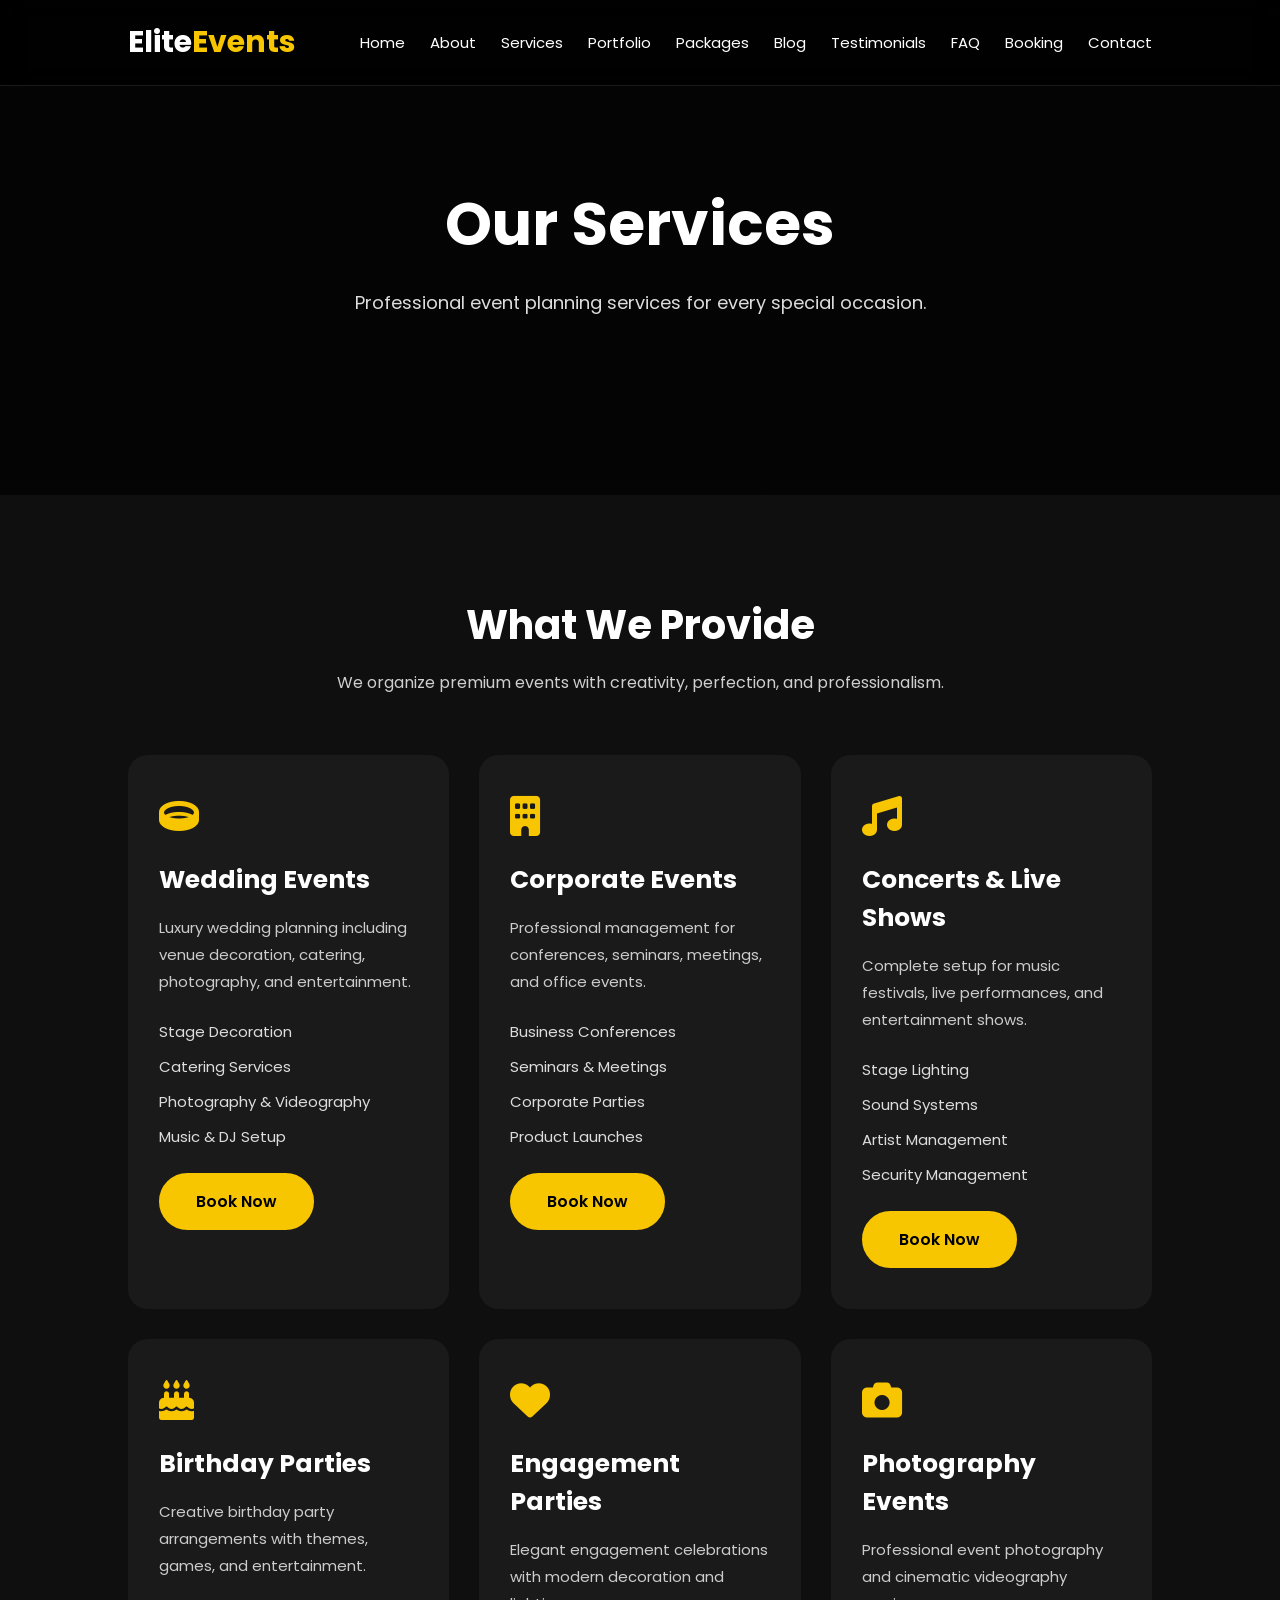
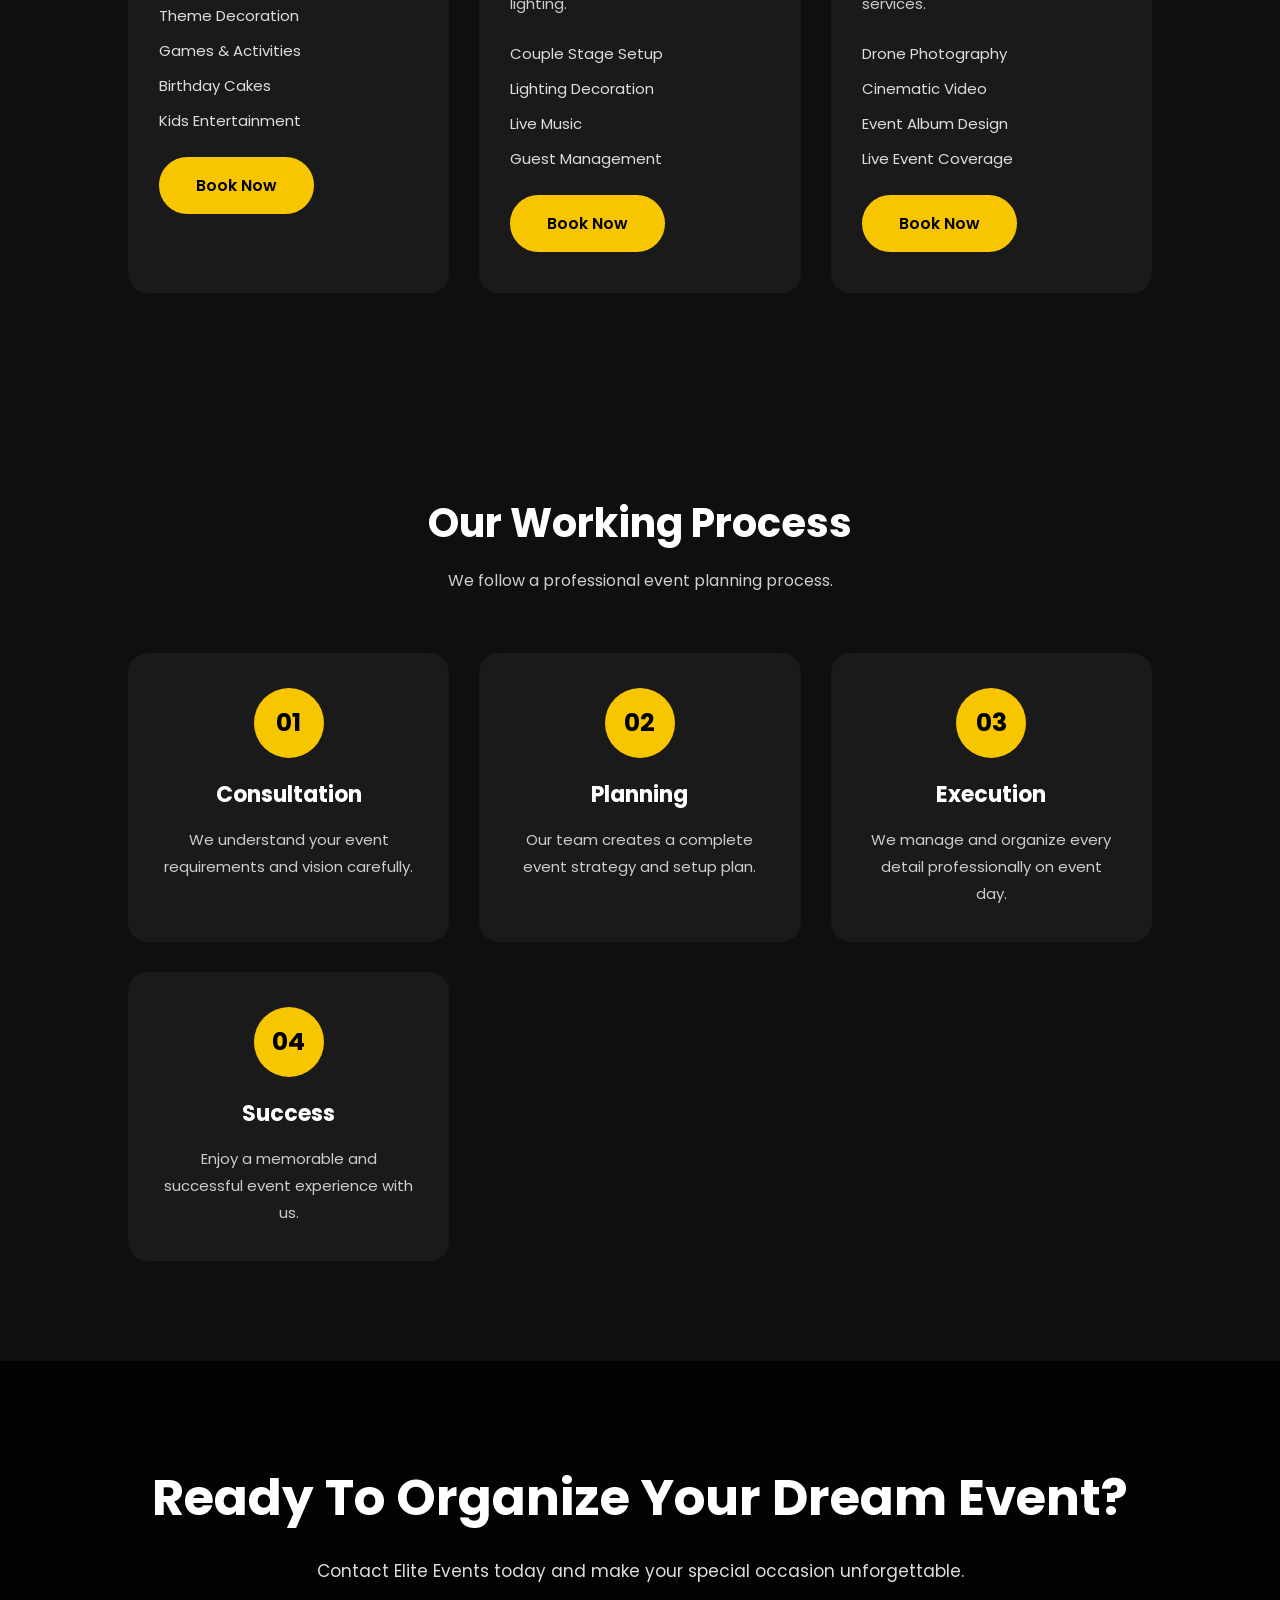
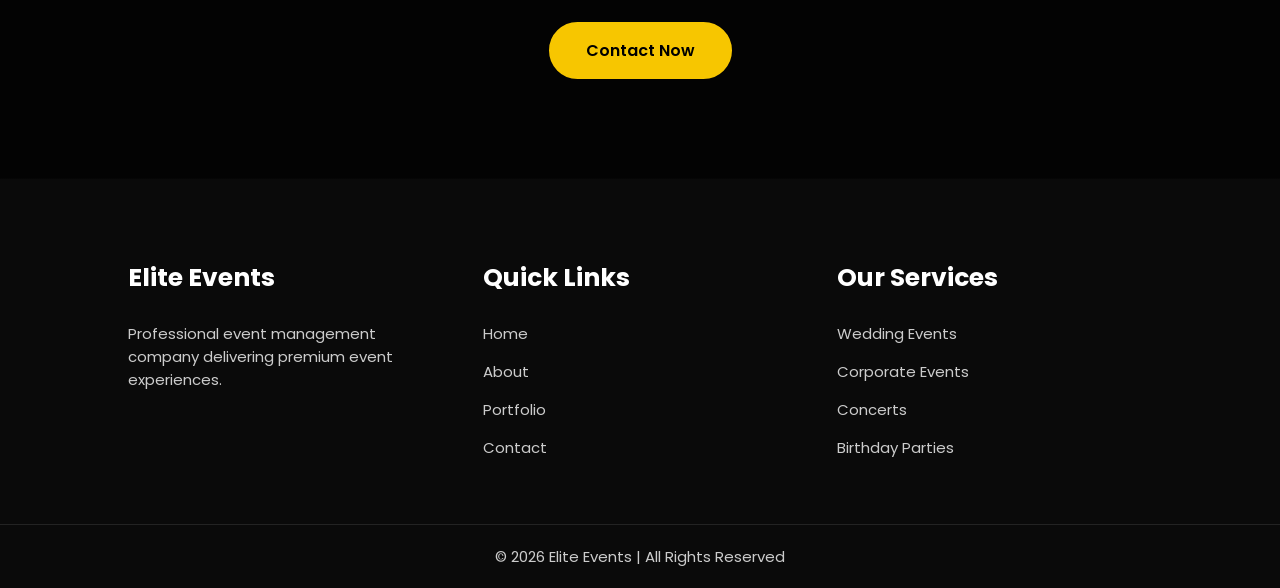
<file: event-management/service.html>
<!DOCTYPE html>
<html lang="en">
<head>
    <meta charset="UTF-8">
    <meta name="viewport" content="width=device-width, initial-scale=1.0">

    <title>Services | Elite Events</title>

    <link rel="stylesheet" href="css/style.css">

    <link rel="stylesheet"
    href="https://cdnjs.cloudflare.com/ajax/libs/font-awesome/6.5.1/css/all.min.css"/>
</head>
<body>

    <!-- HEADER -->

    <header class="header">

        <div class="logo">
            Elite<span>Events</span>
        </div>

        <nav class="navbar" id="navbar">

            <a href="index.html">Home</a>
            <a href="about.html">About</a>
            <a href="service.html" class="active">Services</a>
            <a href="portfolio.html">Portfolio</a>
            <a href="packages.html">Packages</a>
            <a href="blog.html">Blog</a>
            <a href="testimonials.html">Testimonials</a>
            <a href="faq.html">FAQ</a>
            <a href="booking.html">Booking</a>
            <a href="contact.html">Contact</a>

        </nav>

        <div class="menu-btn" id="menu-btn">
            <i class="fa-solid fa-bars"></i>
        </div>

    </header>

    <!-- PAGE BANNER -->

    <section class="page-banner">

        <div class="banner-content">

            <h1>Our Services</h1>

            <p>
                Professional event planning services
                for every special occasion.
            </p>

        </div>

    </section>

    <!-- SERVICES SECTION -->

    <section class="services-page">

        <div class="section-title">

            <h2>What We Provide</h2>

            <p>
                We organize premium events with creativity,
                perfection, and professionalism.
            </p>

        </div>

        <div class="services-page-container">

            <!-- SERVICE 1 -->

            <div class="service-card">

                <div class="service-icon">
                    <i class="fa-solid fa-ring"></i>
                </div>

                <h3>Wedding Events</h3>

                <p>
                    Luxury wedding planning including
                    venue decoration, catering,
                    photography, and entertainment.
                </p>

                <ul>
                    <li>Stage Decoration</li>
                    <li>Catering Services</li>
                    <li>Photography & Videography</li>
                    <li>Music & DJ Setup</li>
                </ul>

                <a href="booking.html" class="btn">
                    Book Now
                </a>

            </div>

            <!-- SERVICE 2 -->

            <div class="service-card">

                <div class="service-icon">
                    <i class="fa-solid fa-building"></i>
                </div>

                <h3>Corporate Events</h3>

                <p>
                    Professional management for conferences,
                    seminars, meetings, and office events.
                </p>

                <ul>
                    <li>Business Conferences</li>
                    <li>Seminars & Meetings</li>
                    <li>Corporate Parties</li>
                    <li>Product Launches</li>
                </ul>

                <a href="booking.html" class="btn">
                    Book Now
                </a>

            </div>

            <!-- SERVICE 3 -->

            <div class="service-card">

                <div class="service-icon">
                    <i class="fa-solid fa-music"></i>
                </div>

                <h3>Concerts & Live Shows</h3>

                <p>
                    Complete setup for music festivals,
                    live performances, and entertainment shows.
                </p>

                <ul>
                    <li>Stage Lighting</li>
                    <li>Sound Systems</li>
                    <li>Artist Management</li>
                    <li>Security Management</li>
                </ul>

                <a href="booking.html" class="btn">
                    Book Now
                </a>

            </div>

            <!-- SERVICE 4 -->

            <div class="service-card">

                <div class="service-icon">
                    <i class="fa-solid fa-cake-candles"></i>
                </div>

                <h3>Birthday Parties</h3>

                <p>
                    Creative birthday party arrangements
                    with themes, games, and entertainment.
                </p>

                <ul>
                    <li>Theme Decoration</li>
                    <li>Games & Activities</li>
                    <li>Birthday Cakes</li>
                    <li>Kids Entertainment</li>
                </ul>

                <a href="booking.html" class="btn">
                    Book Now
                </a>

            </div>

            <!-- SERVICE 5 -->

            <div class="service-card">

                <div class="service-icon">
                    <i class="fa-solid fa-heart"></i>
                </div>

                <h3>Engagement Parties</h3>

                <p>
                    Elegant engagement celebrations
                    with modern decoration and lighting.
                </p>

                <ul>
                    <li>Couple Stage Setup</li>
                    <li>Lighting Decoration</li>
                    <li>Live Music</li>
                    <li>Guest Management</li>
                </ul>

                <a href="booking.html" class="btn">
                    Book Now
                </a>

            </div>

            <!-- SERVICE 6 -->

            <div class="service-card">

                <div class="service-icon">
                    <i class="fa-solid fa-camera"></i>
                </div>

                <h3>Photography Events</h3>

                <p>
                    Professional event photography
                    and cinematic videography services.
                </p>

                <ul>
                    <li>Drone Photography</li>
                    <li>Cinematic Video</li>
                    <li>Event Album Design</li>
                    <li>Live Event Coverage</li>
                </ul>

                <a href="booking.html" class="btn">
                    Book Now
                </a>

            </div>

        </div>

    </section>

    <!-- PROCESS SECTION -->

    <section class="process">

        <div class="section-title">

            <h2>Our Working Process</h2>

            <p>
                We follow a professional event planning process.
            </p>

        </div>

        <div class="process-container">

            <div class="process-box">

                <span>01</span>

                <h3>Consultation</h3>

                <p>
                    We understand your event requirements
                    and vision carefully.
                </p>

            </div>

            <div class="process-box">

                <span>02</span>

                <h3>Planning</h3>

                <p>
                    Our team creates a complete event
                    strategy and setup plan.
                </p>

            </div>

            <div class="process-box">

                <span>03</span>

                <h3>Execution</h3>

                <p>
                    We manage and organize every detail
                    professionally on event day.
                </p>

            </div>

            <div class="process-box">

                <span>04</span>

                <h3>Success</h3>

                <p>
                    Enjoy a memorable and successful
                    event experience with us.
                </p>

            </div>

        </div>

    </section>

    <!-- CTA -->

    <section class="cta">

        <div class="cta-content">

            <h2>
                Ready To Organize Your Dream Event?
            </h2>

            <p>
                Contact Elite Events today and make
                your special occasion unforgettable.
            </p>

            <a href="contact.html" class="btn">
                Contact Now
            </a>

        </div>

    </section>

    <!-- FOOTER -->

    <footer class="footer">

        <div class="footer-container">

            <div class="footer-box">

                <h3>Elite Events</h3>

                <p>
                    Professional event management company
                    delivering premium event experiences.
                </p>

            </div>

            <div class="footer-box">

                <h3>Quick Links</h3>

                <a href="index.html">Home</a>
                <a href="about.html">About</a>
                <a href="portfolio.html">Portfolio</a>
                <a href="contact.html">Contact</a>

            </div>

            <div class="footer-box">

                <h3>Our Services</h3>

                <a href="#">Wedding Events</a>
                <a href="#">Corporate Events</a>
                <a href="#">Concerts</a>
                <a href="#">Birthday Parties</a>

            </div>

        </div>

        <div class="footer-bottom">

            <p>
                © 2026 Elite Events | All Rights Reserved
            </p>

        </div>

    </footer>

    <!-- JS -->

    <script src="js/script.js"></script>

</body>
</html>
</file>
<file: event-management/css/style.css>
/* =========================
   GOOGLE FONTS
========================= */

@import url('https://fonts.googleapis.com/css2?family=Poppins:wght@300;400;500;600;700;800&display=swap');

/* =========================
   GLOBAL CSS
========================= */

*{
    margin: 0;
    padding: 0;
    box-sizing: border-box;
    font-family: 'Poppins', sans-serif;
    text-decoration: none;
    list-style: none;
    scroll-behavior: smooth;
}

body{
    background: #0f0f0f;
    color: #fff;
    overflow-x: hidden;
}

html{
    font-size: 62.5%;
}

section{
    padding: 100px 10%;
}

/* =========================
   REUSABLE
========================= */

.btn{
    display: inline-block;
    background: #f7c600;
    color: #000;
    padding: 14px 35px;
    font-size: 1.6rem;
    font-weight: 600;
    border-radius: 50px;
    transition: 0.4s;
    border: 2px solid #f7c600;
    cursor: pointer;
}

.btn:hover{
    background: transparent;
    color: #f7c600;
}

.btn-outline{
    background: transparent;
    color: #fff;
    border: 2px solid #fff;
}

.btn-outline:hover{
    background: #fff;
    color: #000;
}

.section-title{
    text-align: center;
    margin-bottom: 60px;
}

.section-title h2{
    font-size: 4rem;
    margin-bottom: 15px;
}

.section-title p{
    font-size: 1.6rem;
    color: #cfcfcf;
}

/* =========================
   HEADER
========================= */

.header{
    position: fixed;
    width: 100%;
    top: 0;
    left: 0;
    background: rgba(0,0,0,0.8);
    backdrop-filter: blur(10px);
    display: flex;
    justify-content: space-between;
    align-items: center;
    padding: 20px 10%;
    z-index: 1000;
    border-bottom: 1px solid rgba(255,255,255,0.1);
}

.logo{
    font-size: 3rem;
    font-weight: 700;
    color: #fff;
}

.logo span{
    color: #f7c600;
}

.navbar{
    display: flex;
    gap: 25px;
}

.navbar a{
    font-size: 1.5rem;
    color: #fff;
    transition: 0.3s;
}

.navbar a:hover,
.navbar a.active{
    color: #f7c600;
}

.menu-btn{
    font-size: 2.8rem;
    color: #fff;
    display: none;
    cursor: pointer;
}

/* =========================
   HERO SECTION
========================= */

.hero{
    height: 100vh;
    background:
    linear-gradient(rgba(0,0,0,0.7),
    rgba(0,0,0,0.7)),
    url('https://images.unsplash.com/photo-1492684223066-81342ee5ff30?q=80&w=1400&auto=format&fit=crop');
    background-size: cover;
    background-position: center;
    display: flex;
    align-items: center;
}

.hero-content{
    max-width: 700px;
}

.hero-content h3{
    color: #f7c600;
    font-size: 2rem;
    margin-bottom: 15px;
}

.hero-content h1{
    font-size: 7rem;
    line-height: 1.2;
    margin-bottom: 20px;
}

.hero-content h1 span{
    color: #f7c600;
}

.hero-content p{
    font-size: 1.8rem;
    color: #ddd;
    margin-bottom: 35px;
    line-height: 1.8;
}

.hero-buttons{
    display: flex;
    gap: 20px;
    flex-wrap: wrap;
}

/* =========================
   PAGE BANNER
========================= */

.page-banner{
    height: 55vh;
    background:
    linear-gradient(rgba(0,0,0,0.7),
    rgba(0,0,0,0.7)),
    url('https://images.unsplash.com/photo-1511578314322-379afb476865?q=80&w=1400&auto=format&fit=crop');
    background-size: cover;
    background-position: center;
    display: flex;
    align-items: center;
    justify-content: center;
    text-align: center;
}

.banner-content h1{
    font-size: 6rem;
    margin-bottom: 20px;
}

.banner-content p{
    font-size: 1.8rem;
    color: #ddd;
}

/* =========================
   ABOUT
========================= */

.about-preview,
.about-page{
    display: grid;
    grid-template-columns: repeat(2,1fr);
    gap: 60px;
    align-items: center;
}

.about-image img,
.about-page-image img{
    width: 100%;
    border-radius: 20px;
}

.about-content h2,
.about-page-content h2{
    font-size: 4rem;
    margin-bottom: 25px;
}

.about-content p,
.about-page-content p{
    font-size: 1.6rem;
    color: #ccc;
    line-height: 1.8;
    margin-bottom: 20px;
}

.about-features{
    margin-top: 30px;
}

.feature-box{
    display: flex;
    align-items: center;
    gap: 15px;
    margin-bottom: 20px;
}

.feature-box i{
    color: #f7c600;
    font-size: 2rem;
}

.feature-box span{
    font-size: 1.6rem;
}

/* =========================
   SERVICES
========================= */

.service-container,
.services-page-container{
    display: grid;
    grid-template-columns: repeat(auto-fit,minmax(280px,1fr));
    gap: 30px;
}

.service-box,
.service-card{
    background: #1a1a1a;
    padding: 40px 30px;
    border-radius: 20px;
    transition: 0.4s;
    border: 1px solid transparent;
}

.service-box:hover,
.service-card:hover{
    transform: translateY(-10px);
    border-color: #f7c600;
}

.service-box i,
.service-icon i{
    font-size: 4rem;
    color: #f7c600;
    margin-bottom: 25px;
}

.service-box h3,
.service-card h3{
    font-size: 2.5rem;
    margin-bottom: 15px;
}

.service-box p,
.service-card p{
    font-size: 1.5rem;
    color: #ccc;
    line-height: 1.8;
}

.service-card ul{
    margin: 25px 0;
}

.service-card ul li{
    font-size: 1.5rem;
    color: #ddd;
    margin-bottom: 12px;
}

/* =========================
   STATS
========================= */

.stats{
    display: grid;
    grid-template-columns: repeat(auto-fit,minmax(200px,1fr));
    gap: 30px;
    text-align: center;
    background: #151515;
}

.stats-box{
    padding: 40px 20px;
}

.stats-box h2{
    font-size: 5rem;
    color: #f7c600;
    margin-bottom: 10px;
}

.stats-box p{
    font-size: 1.8rem;
}

/* =========================
   PORTFOLIO
========================= */

.portfolio-container,
.portfolio-grid{
    display: grid;
    grid-template-columns: repeat(auto-fit,minmax(300px,1fr));
    gap: 30px;
}

.portfolio-box,
.portfolio-item{
    position: relative;
    overflow: hidden;
    border-radius: 20px;
}

.portfolio-box img,
.portfolio-item img{
    width: 100%;
    height: 400px;
    object-fit: cover;
    transition: 0.5s;
}

.portfolio-box:hover img,
.portfolio-item:hover img{
    transform: scale(1.1);
}

.portfolio-content,
.portfolio-overlay{
    position: absolute;
    inset: 0;
    background: linear-gradient(transparent,rgba(0,0,0,0.9));
    display: flex;
    flex-direction: column;
    justify-content: end;
    padding: 30px;
}

.portfolio-content h3,
.portfolio-overlay h3{
    font-size: 2.5rem;
    margin-bottom: 10px;
}

.portfolio-content p,
.portfolio-overlay p{
    font-size: 1.5rem;
    color: #ddd;
}

.portfolio-overlay a{
    margin-top: 15px;
    color: #f7c600;
    font-size: 2rem;
}

/* =========================
   FILTER BUTTONS
========================= */

.portfolio-filters{
    display: flex;
    justify-content: center;
    flex-wrap: wrap;
    gap: 15px;
    margin-bottom: 50px;
}

.filter-btn{
    padding: 12px 25px;
    background: #1a1a1a;
    border: none;
    color: #fff;
    border-radius: 30px;
    cursor: pointer;
    transition: 0.3s;
}

.filter-btn.active,
.filter-btn:hover{
    background: #f7c600;
    color: #000;
}

/* =========================
   BLOG
========================= */

.blog-container{
    display: grid;
    grid-template-columns: repeat(auto-fit,minmax(330px,1fr));
    gap: 30px;
}

.blog-card{
    background: #1a1a1a;
    border-radius: 20px;
    overflow: hidden;
}

.blog-image img{
    width: 100%;
    height: 250px;
    object-fit: cover;
}

.blog-content{
    padding: 30px;
}

.blog-info{
    display: flex;
    justify-content: space-between;
    margin-bottom: 20px;
}

.blog-info span{
    font-size: 1.4rem;
    color: #ccc;
}

.blog-content h3{
    font-size: 2.2rem;
    margin-bottom: 15px;
}

.blog-content p{
    font-size: 1.5rem;
    color: #ccc;
    line-height: 1.8;
    margin-bottom: 25px;
}

/* =========================
   PACKAGES
========================= */

.packages-container{
    display: grid;
    grid-template-columns: repeat(auto-fit,minmax(300px,1fr));
    gap: 30px;
}

.package-card{
    background: #1a1a1a;
    padding: 40px 30px;
    border-radius: 20px;
    text-align: center;
    position: relative;
    border: 1px solid transparent;
    transition: 0.4s;
}

.package-card:hover{
    transform: translateY(-10px);
    border-color: #f7c600;
}

.popular-package{
    border: 2px solid #f7c600;
}

.popular-tag{
    position: absolute;
    top: -15px;
    right: 20px;
    background: #f7c600;
    color: #000;
    padding: 8px 18px;
    border-radius: 30px;
    font-size: 1.3rem;
    font-weight: 600;
}

.package-header h3{
    font-size: 2.5rem;
}

.package-header h2{
    font-size: 5rem;
    color: #f7c600;
    margin: 20px 0;
}

.package-features{
    margin: 35px 0;
}

.feature{
    display: flex;
    align-items: center;
    gap: 12px;
    margin-bottom: 18px;
}

.feature i{
    color: #f7c600;
}

.feature span{
    font-size: 1.5rem;
}

/* =========================
   TESTIMONIALS
========================= */

.testimonials-container{
    display: grid;
    grid-template-columns: repeat(auto-fit,minmax(320px,1fr));
    gap: 30px;
}

.testimonial-card{
    background: #1a1a1a;
    padding: 35px;
    border-radius: 20px;
    text-align: center;
}

.testimonial-image img{
    width: 90px;
    height: 90px;
    border-radius: 50%;
    margin-bottom: 20px;
}

.stars{
    margin-bottom: 20px;
}

.stars i{
    color: #f7c600;
    font-size: 1.5rem;
}

.testimonial-content p{
    font-size: 1.5rem;
    color: #ccc;
    line-height: 1.8;
    margin-bottom: 20px;
}

.testimonial-content h3{
    font-size: 2rem;
}

.testimonial-content span{
    font-size: 1.4rem;
    color: #f7c600;
}

/* =========================
   FAQ
========================= */

.faq-page-container{
    max-width: 900px;
    margin: auto;
}

.faq-item{
    background: #1a1a1a;
    margin-bottom: 20px;
    border-radius: 15px;
    overflow: hidden;
}

.faq-question{
    padding: 25px;
    display: flex;
    justify-content: space-between;
    align-items: center;
    cursor: pointer;
}

.faq-question h3{
    font-size: 1.8rem;
}

.faq-question i{
    font-size: 2rem;
    color: #f7c600;
}

.faq-answer{
    padding: 0 25px 25px;
}

.faq-answer p{
    font-size: 1.5rem;
    color: #ccc;
    line-height: 1.8;
}

/* =========================
   FORMS
========================= */

.contact-container,
.booking-container{
    display: grid;
    grid-template-columns: repeat(2,1fr);
    gap: 50px;
}

.contact-form,
.booking-form{
    background: #1a1a1a;
    padding: 40px;
    border-radius: 20px;
}

.input-box{
    margin-bottom: 25px;
}

.input-box input,
.input-box textarea,
.input-box select{
    width: 100%;
    padding: 16px 18px;
    background: #111;
    border: 1px solid #333;
    border-radius: 10px;
    color: #fff;
    font-size: 1.5rem;
    outline: none;
}

.input-box textarea{
    resize: none;
}

/* =========================
   CONTACT
========================= */

.contact-info h2,
.booking-info h2{
    font-size: 4rem;
    margin-bottom: 20px;
}

.contact-info p,
.booking-info p{
    font-size: 1.6rem;
    color: #ccc;
    line-height: 1.8;
    margin-bottom: 30px;
}

.contact-box,
.contact-item{
    display: flex;
    gap: 20px;
    margin-bottom: 25px;
}

.contact-box i,
.contact-item i{
    font-size: 2.5rem;
    color: #f7c600;
}

.contact-box h3,
.contact-item h4{
    font-size: 1.8rem;
    margin-bottom: 5px;
}

.contact-box p,
.contact-item p{
    margin: 0;
    font-size: 1.5rem;
}

.social-links{
    display: flex;
    gap: 15px;
    margin-top: 30px;
}

.social-links a{
    width: 45px;
    height: 45px;
    background: #1a1a1a;
    color: #fff;
    border-radius: 50%;
    display: flex;
    justify-content: center;
    align-items: center;
    transition: 0.3s;
    font-size: 1.8rem;
}

.social-links a:hover{
    background: #f7c600;
    color: #000;
}

/* =========================
   CTA
========================= */

.cta,
.video-testimonial,
.custom-package,
.newsletter{
    background:
    linear-gradient(rgba(0,0,0,0.8),
    rgba(0,0,0,0.8)),
    url('https://images.unsplash.com/photo-1492684223066-81342ee5ff30?q=80&w=1400&auto=format&fit=crop');
    background-size: cover;
    background-position: center;
    text-align: center;
}

.cta-content h2,
.video-content h2,
.custom-package-content h2,
.newsletter-content h2{
    font-size: 5rem;
    margin-bottom: 20px;
}

.cta-content p,
.video-content p,
.custom-package-content p,
.newsletter-content p{
    font-size: 1.7rem;
    color: #ddd;
    margin-bottom: 35px;
    line-height: 1.8;
}

.newsletter form{
    display: flex;
    max-width: 600px;
    margin: auto;
    gap: 15px;
}

.newsletter input{
    flex: 1;
    padding: 16px;
    border-radius: 50px;
    border: none;
    outline: none;
}

/* =========================
   FOOTER
========================= */

.footer{
    background: #0a0a0a;
    padding-top: 80px;
}

.footer-container{
    display: grid;
    grid-template-columns: repeat(auto-fit,minmax(250px,1fr));
    gap: 40px;
    padding: 0 10% 50px;
}

.footer-box h3{
    font-size: 2.5rem;
    margin-bottom: 25px;
}

.footer-box p,
.footer-box a{
    display: block;
    font-size: 1.5rem;
    color: #ccc;
    margin-bottom: 15px;
    transition: 0.3s;
}

.footer-box a:hover{
    color: #f7c600;
}

.footer-bottom{
    border-top: 1px solid rgba(255,255,255,0.1);
    text-align: center;
    padding: 20px;
}

.footer-bottom p{
    font-size: 1.5rem;
    color: #ccc;
}

/* =========================
   TEAM
========================= */

.team-container,
.choose-container,
.process-container,
.benefits-container,
.faq-container{
    display: grid;
    grid-template-columns: repeat(auto-fit,minmax(250px,1fr));
    gap: 30px;
}

.team-box,
.choose-box,
.process-box,
.benefit-box,
.faq-box{
    background: #1a1a1a;
    padding: 35px;
    border-radius: 20px;
    text-align: center;
}

.team-box img{
    width: 120px;
    height: 120px;
    border-radius: 50%;
    margin-bottom: 20px;
}

.team-box h3,
.choose-box h3,
.process-box h3,
.benefit-box h3,
.faq-box h3{
    font-size: 2.2rem;
    margin-bottom: 15px;
}

.team-box p,
.choose-box p,
.process-box p,
.benefit-box p,
.faq-box p{
    font-size: 1.5rem;
    color: #ccc;
    line-height: 1.8;
}

.choose-box i,
.benefit-box i{
    font-size: 4rem;
    color: #f7c600;
    margin-bottom: 20px;
}

.process-box span{
    display: inline-block;
    width: 70px;
    height: 70px;
    background: #f7c600;
    color: #000;
    line-height: 70px;
    border-radius: 50%;
    font-size: 2.5rem;
    font-weight: 700;
    margin-bottom: 20px;
}

/* =========================
   RESPONSIVE
========================= */

@media(max-width:991px){

    html{
        font-size: 55%;
    }

    section{
        padding: 90px 5%;
    }

    .header{
        padding: 20px 5%;
    }

    .about-preview,
    .about-page,
    .contact-container,
    .booking-container{
        grid-template-columns: 1fr;
    }

}

@media(max-width:768px){

    .menu-btn{
        display: block;
    }

    .navbar{
        position: absolute;
        top: 100%;
        right: -100%;
        width: 300px;
        background: #111;
        flex-direction: column;
        padding: 30px;
        transition: 0.4s;
    }

    .navbar.active{
        right: 0;
    }

    .hero-content h1{
        font-size: 5rem;
    }

    .banner-content h1{
        font-size: 4.5rem;
    }

    .section-title h2{
        font-size: 3.5rem;
    }

    .cta-content h2,
    .video-content h2,
    .custom-package-content h2,
    .newsletter-content h2{
        font-size: 3.5rem;
    }

    .newsletter form{
        flex-direction: column;
    }

}

@media(max-width:500px){

    html{
        font-size: 50%;
    }

    .hero-content h1{
        font-size: 4.2rem;
    }

    .hero-buttons{
        flex-direction: column;
    }

    .btn{
        width: 100%;
        text-align: center;
    }

}
</file>
